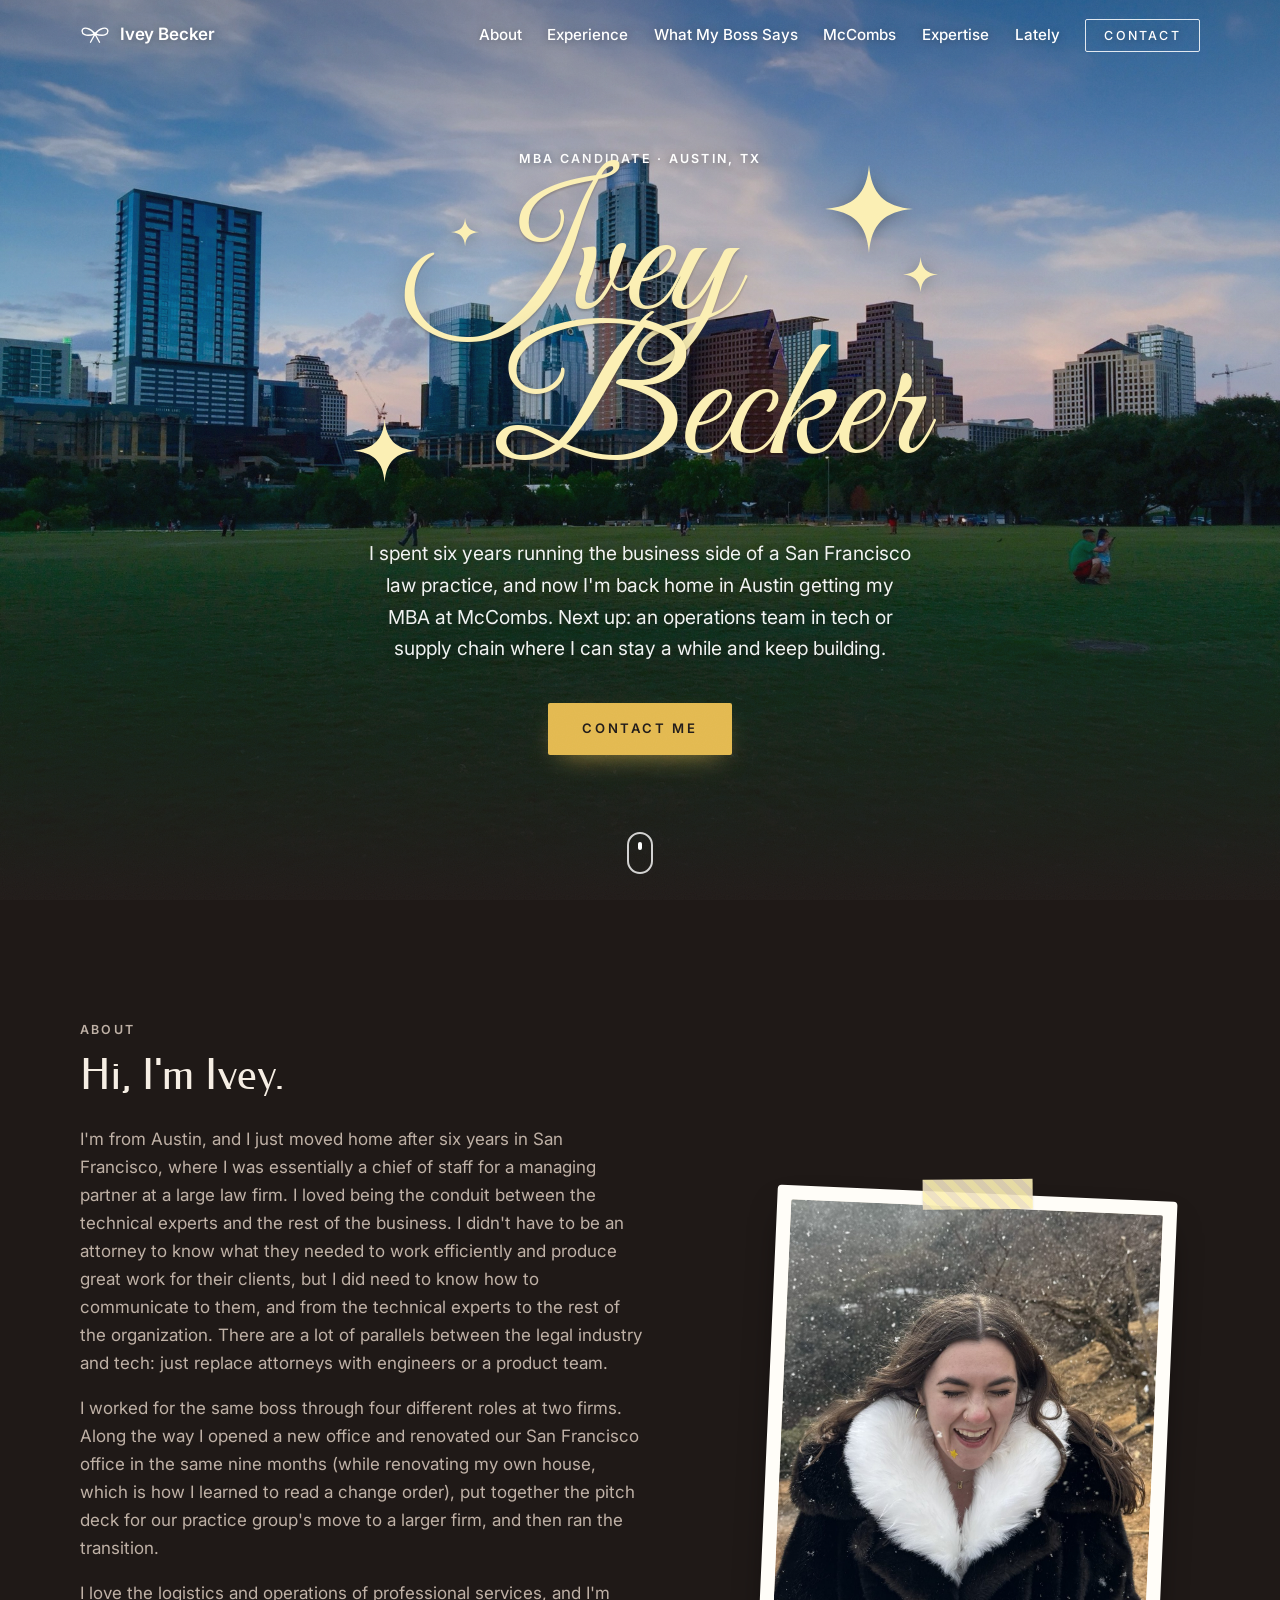
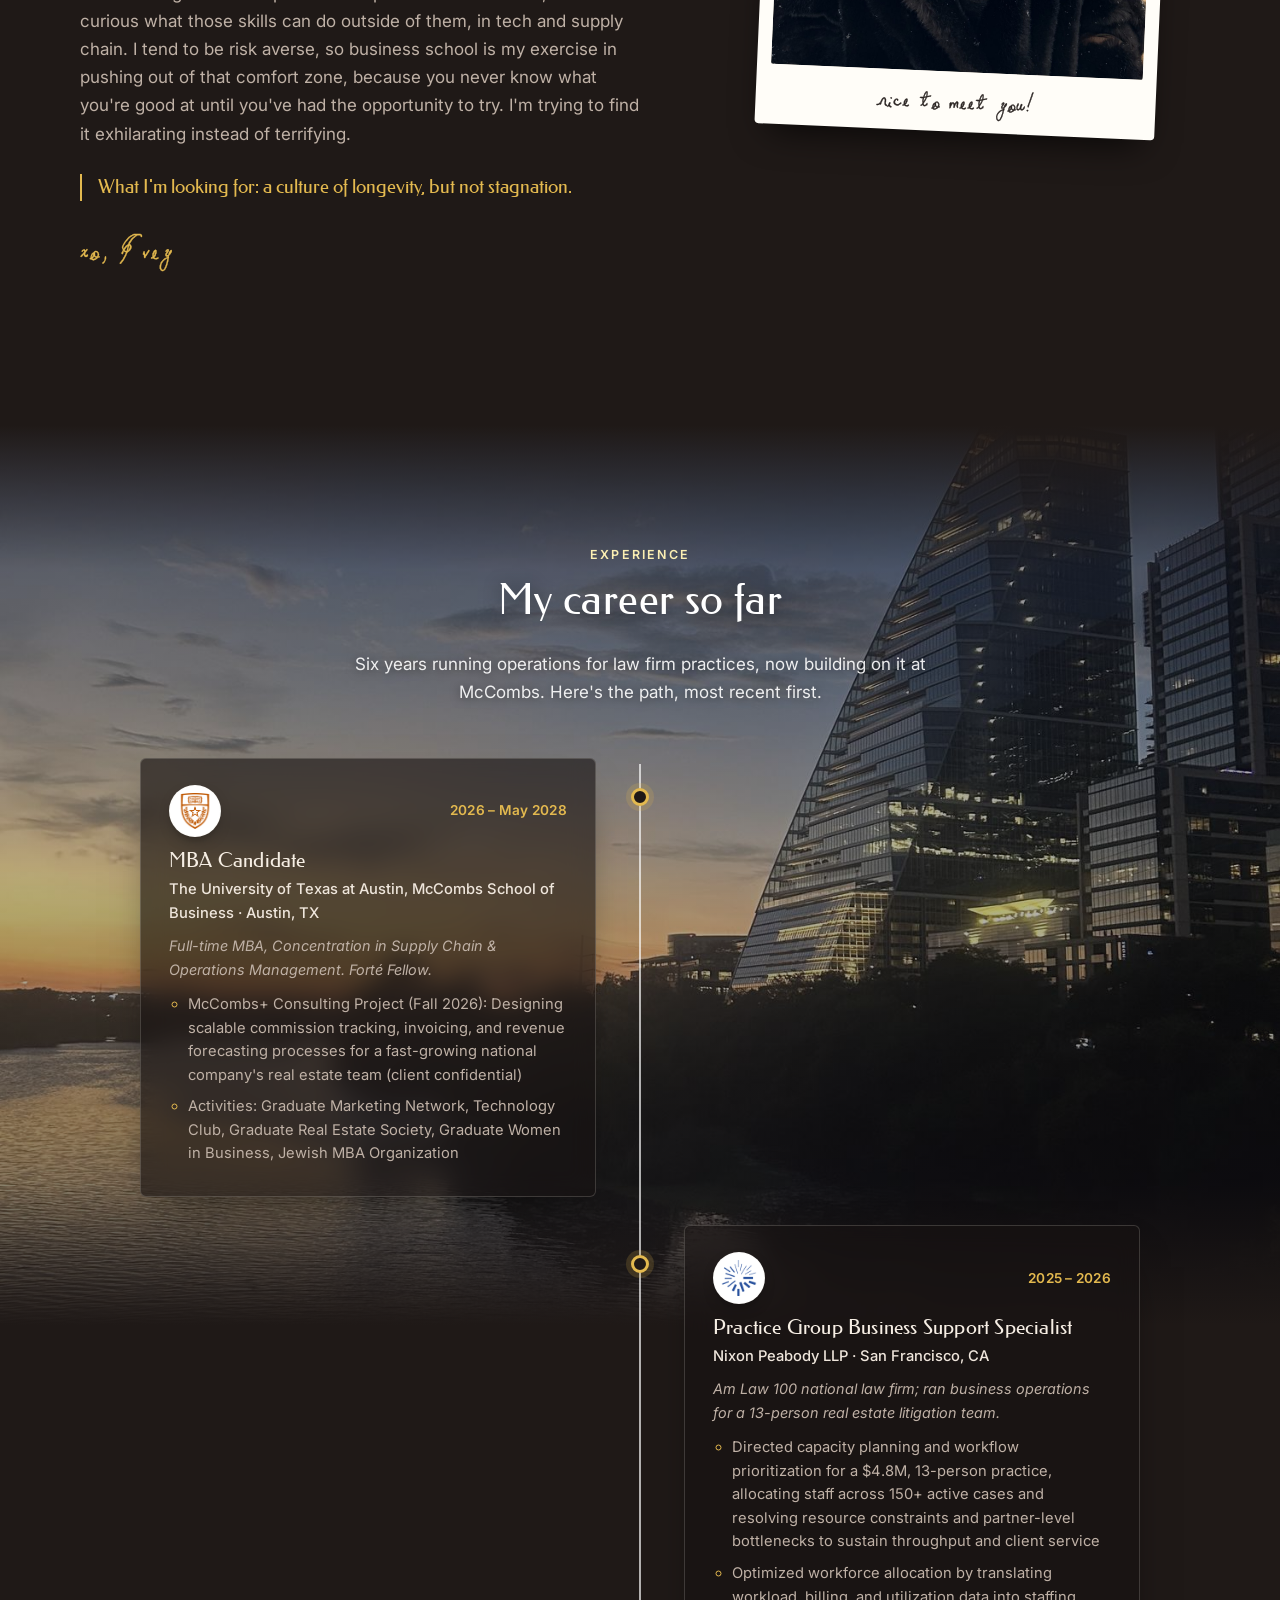
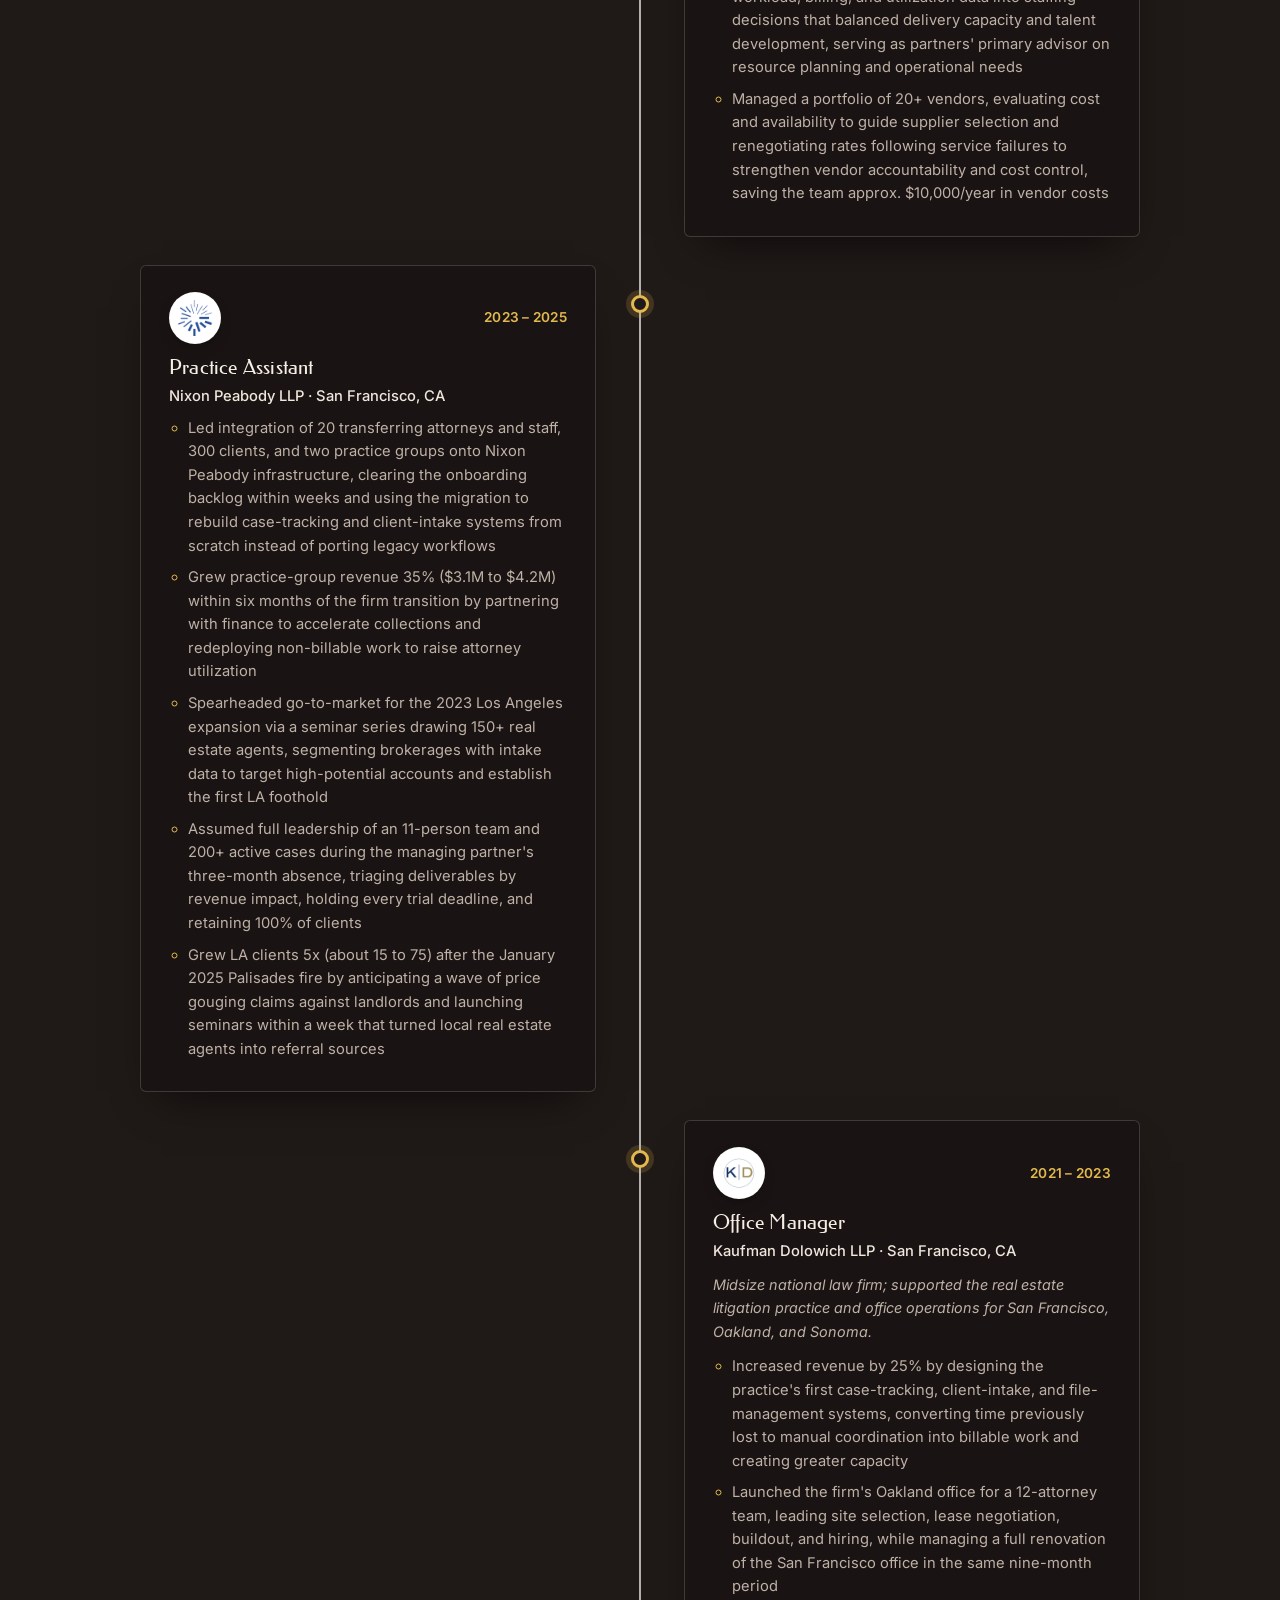
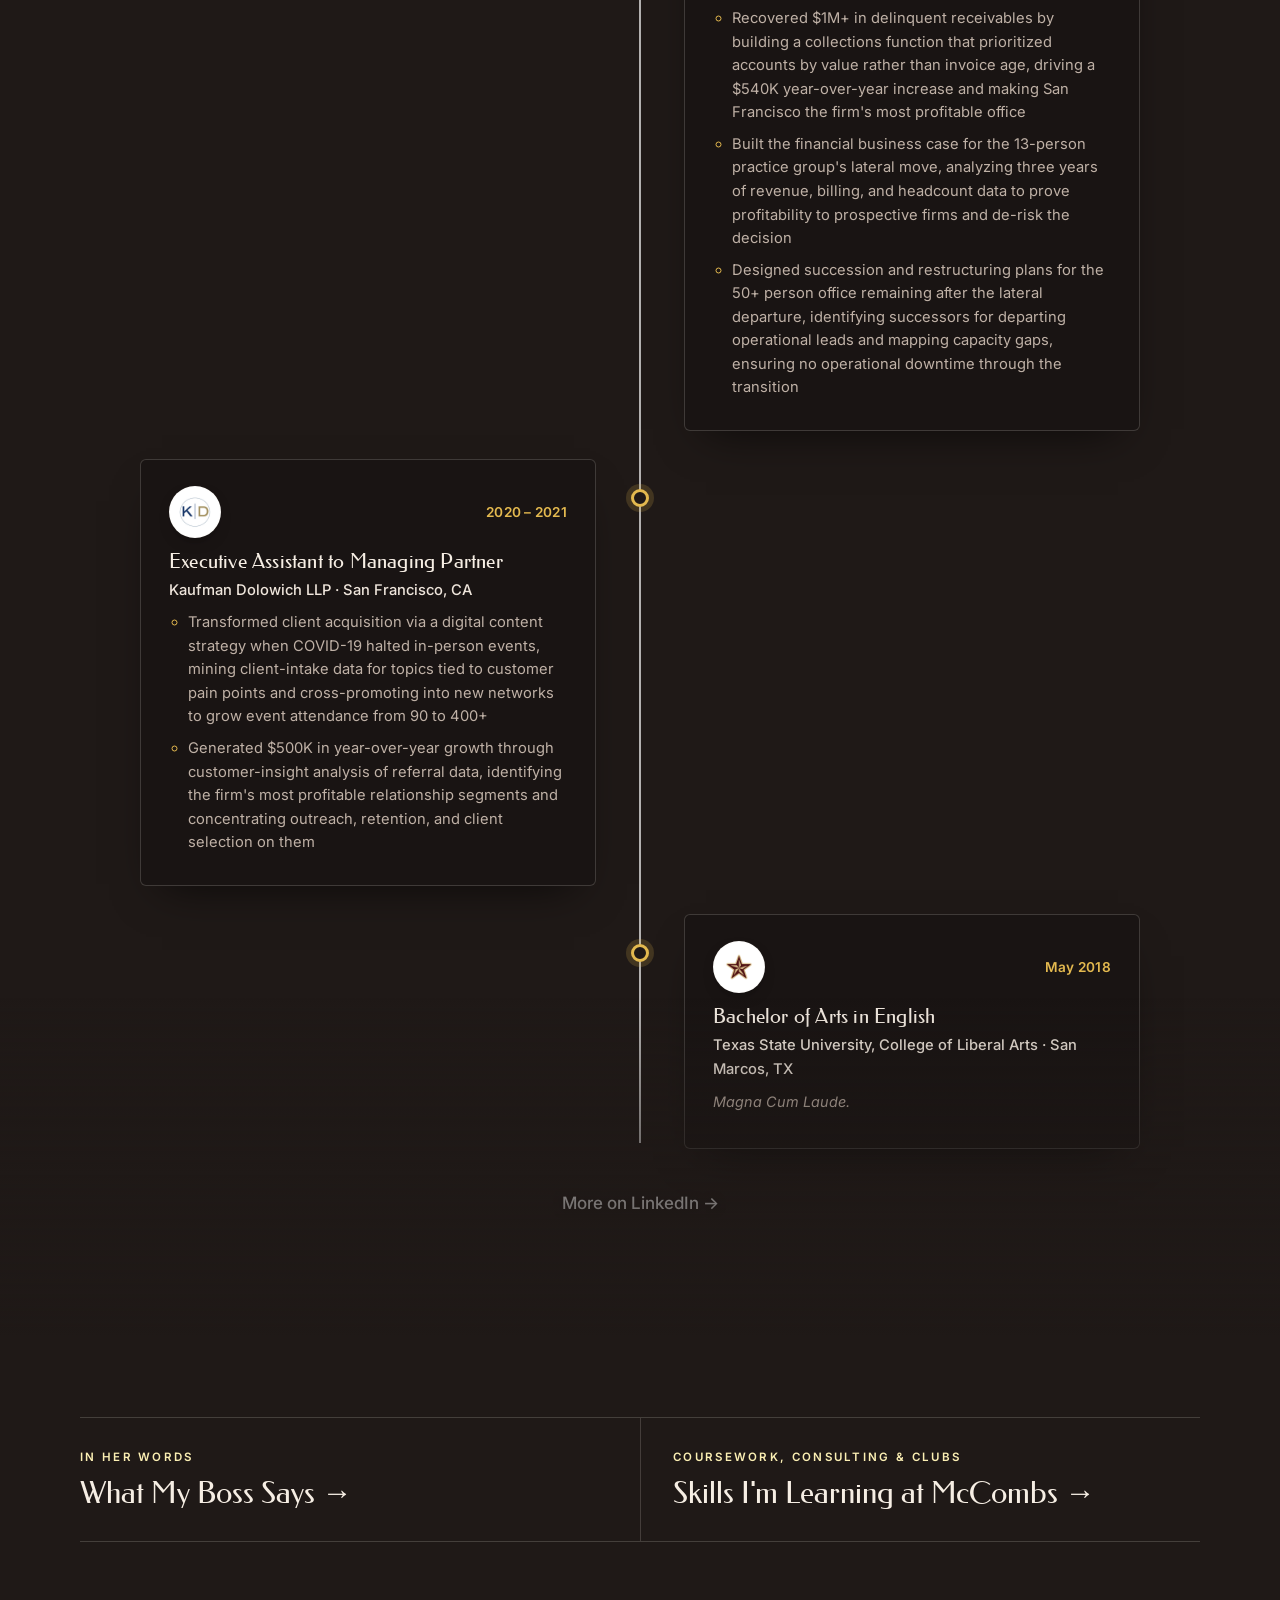
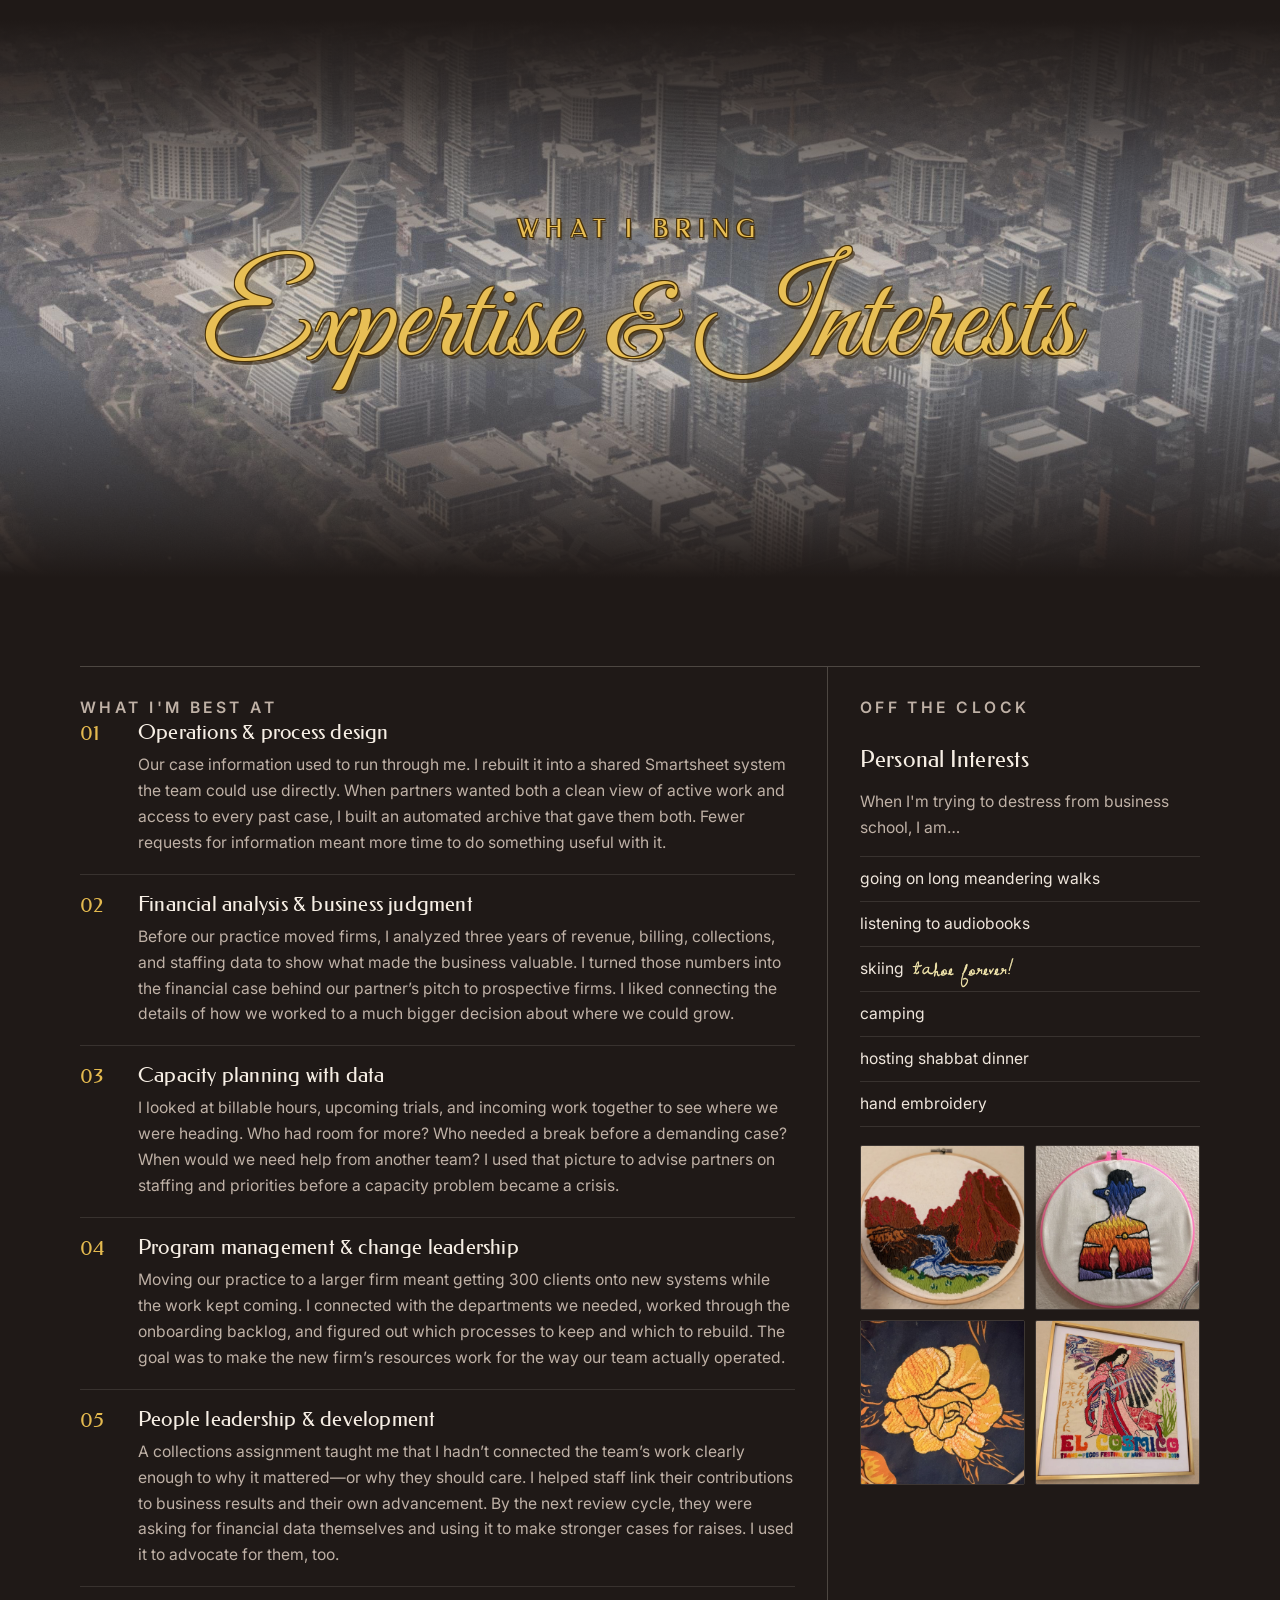
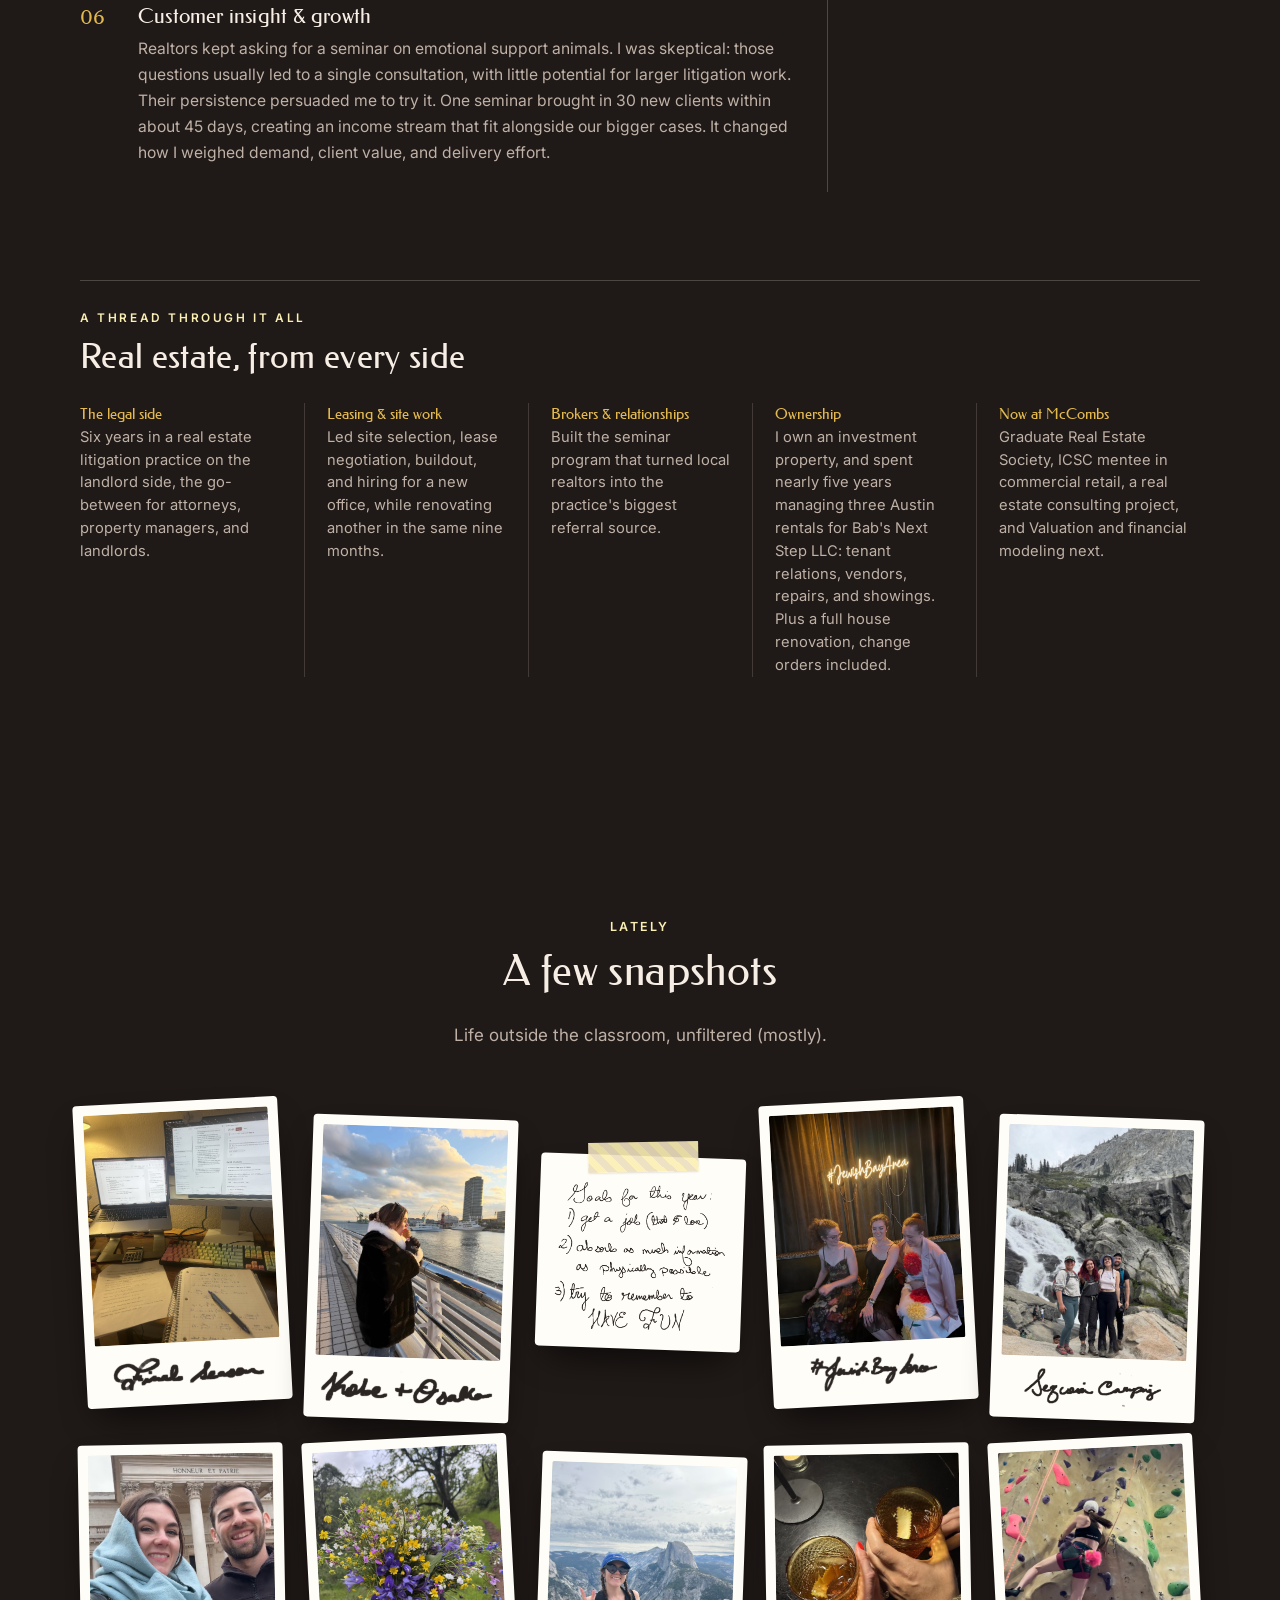
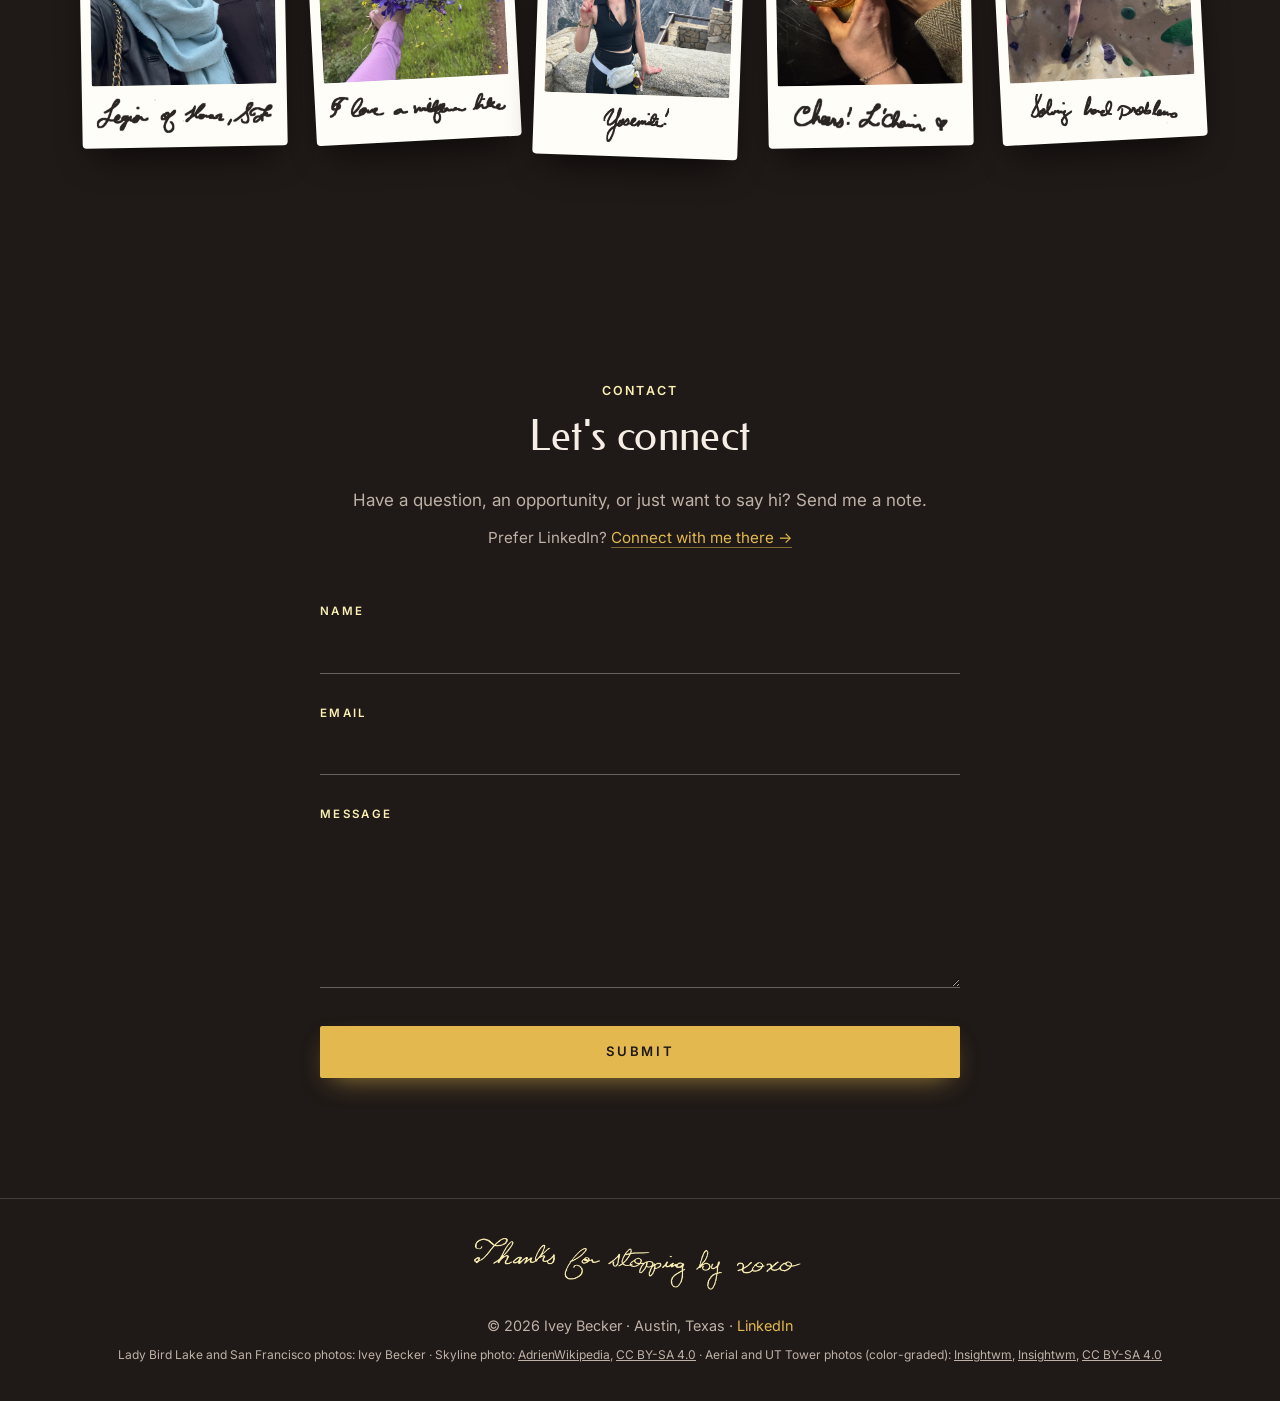
<file: index.html>
<!doctype html>
<html lang="en">
<head>
  <meta charset="utf-8">
  <meta name="viewport" content="width=device-width, initial-scale=1">
  <meta name="theme-color" content="#1f1917">
  <meta name="color-scheme" content="dark">
  <title>Ivey Becker</title>
  <meta name="description" content="Ivey Becker: MBA candidate with experience in legal operations and marketing.">
  <link rel="preconnect" href="https://fonts.googleapis.com">
  <link rel="preconnect" href="https://fonts.gstatic.com" crossorigin>
  <link href="https://fonts.googleapis.com/css2?family=Caveat:wght@500;600&family=Federo&family=Great+Vibes&family=Inter:wght@300;400;500;600&display=swap" rel="stylesheet">
  <link rel="stylesheet" href="style.css?v=25">
</head>
<body>


  <a class="skip-link" href="#main">Skip to content</a>

  <!-- ===== Header / Nav ===== -->
  <header class="site-header">
    <div class="container header-inner">
      <a class="brand" href="#top" aria-label="Ivey Becker, back to top">
        <svg class="bow" viewBox="0 0 40 24" aria-hidden="true"><path d="M20 12C14 4 4 2 3 7s4 9 17 5Zm0 0c6-8 16-10 17-5s-4 9-17 5Zm0 0-6 11m6-11 6 11"/><circle cx="20" cy="12" r="2.4"/></svg>
        Ivey Becker
      </a>

      <button class="burger" type="button" aria-controls="site-nav" aria-expanded="false" aria-label="Open menu">
        <span></span><span></span><span></span>
      </button>

      <nav id="site-nav" class="site-nav" aria-label="Main">
        <ul>
          <li><a href="#about">About</a></li>
          <li><a href="#experience">Experience</a></li>
          <li><a href="what-my-boss-says.html">What My Boss Says</a></li>
          <li><a href="mccombs.html">McCombs</a></li>
          <li><a href="#expertise">Expertise</a></li>
          <li><a href="#lately">Lately</a></li>
          <li><a href="#contact" class="nav-cta">Contact</a></li>
        </ul>
      </nav>
    </div>
  </header>

  <main id="main">

    <!-- ===== 1. Hero: Austin skyline from Auditorium Shores ===== -->
    <section id="top" class="hero">
      <div class="hero-inner">
        <p class="eyebrow hero-eyebrow">MBA Candidate · Austin, TX</p>
        <h1 class="hero-title" aria-label="Ivey Becker">
          <span class="ht-line ht-1" aria-hidden="true">Ivey</span>
          <span class="ht-line ht-2" aria-hidden="true">Becker</span>
          <svg class="sparkle sp-1" viewBox="0 0 40 40" aria-hidden="true"><path d="M20 0C21 13 27 19 40 20 27 21 21 27 20 40 19 27 13 21 0 20 13 19 19 13 20 0Z"/></svg>
          <svg class="sparkle sp-2" viewBox="0 0 40 40" aria-hidden="true"><path d="M20 0C21 13 27 19 40 20 27 21 21 27 20 40 19 27 13 21 0 20 13 19 19 13 20 0Z"/></svg>
          <svg class="sparkle sp-3" viewBox="0 0 40 40" aria-hidden="true"><path d="M20 0C21 13 27 19 40 20 27 21 21 27 20 40 19 27 13 21 0 20 13 19 19 13 20 0Z"/></svg>
          <svg class="sparkle sp-4" viewBox="0 0 40 40" aria-hidden="true"><path d="M20 0C21 13 27 19 40 20 27 21 21 27 20 40 19 27 13 21 0 20 13 19 19 13 20 0Z"/></svg>
        </h1>
        
        <p class="hero-sub">
          I spent six years running the business side of a San Francisco law practice,
          and now I'm back home in Austin getting my MBA at McCombs. Next up: an operations
          team in tech or supply chain where I can stay a while and keep&nbsp;building.
        </p>
        <a class="btn" href="#contact">contact me</a>
      </div>
      <a class="scroll-cue" href="#about" aria-label="Scroll to About"><span></span></a>
    </section>

    <!-- ===== 2. About ===== -->
    <section id="about" class="section">
      <div class="container about-grid">
        <div class="about-text">
          <p class="eyebrow">About</p>
          <h2>Hi, I'm Ivey.</h2>
          
          <p>
            I'm from Austin, and I just moved home after six years in San Francisco,
            where I was essentially a chief of staff for a managing partner at a
            large law firm. I loved being the conduit between the technical experts
            and the rest of the business. I didn't have to be an attorney to know
            what they needed to work efficiently and produce great work for their
            clients, but I did need to know how to communicate to them, and from
            the technical experts to the rest of the organization. There are a lot of parallels between the legal
            industry and tech: just replace attorneys with engineers or a product team.
          </p>
          <p>
            I worked for the same boss through four different roles at two firms.
            Along the way I opened a new office and renovated our San Francisco office
            in the same nine months (while renovating my own house, which is how I
            learned to read a change order), put together the pitch deck for our
            practice group's move to a larger firm, and then ran the transition.
          </p>
          <p>
            I love the logistics and operations of professional services, and I'm
            curious what those skills can do outside of them, in tech and supply chain.
            I tend to be risk averse, so business school is my exercise in pushing
            out of that comfort zone, because you never know what you're good at
            until you've had the opportunity to try. I'm trying to find it
            exhilarating instead of terrifying.
          </p>
          <p class="about-pull">What I'm looking for: a culture of longevity, but not stagnation.</p>
          <p class="signature">xo, Ivey</p>
        </div>

        <figure class="snap about-photo tone-blush">
          <span class="tape" aria-hidden="true"></span>
          <div class="snap-img">
            <img src="images/headshot.jpg" alt="Ivey laughing in a black coat with a white fur collar as snow falls" onerror="this.remove()">
            <span class="ph-label">your photo here</span>
          </div>
          <figcaption>nice to meet you!</figcaption>
        </figure>
      </div>
    </section>

    <!-- ===== Experience (timeline, most recent first) ===== -->
    <section id="experience" class="section exp-photo">
      
      <div class="exp-bg" aria-hidden="true"></div>
      <div class="container">
        <div class="section-head">
          <p class="eyebrow">Experience</p>
          <h2>My career so far</h2>
          <p class="section-lede">Six years running operations for law firm practices, now building on it at McCombs. Here's the path, most recent first.</p>
        </div>

        <ol class="timeline">
          <li class="tl-item">
            <article class="tl-card">
              <div class="tl-top">
                <span class="tl-badge"><img src="images/logos/ut-mccombs.png" alt="UT Austin McCombs logo" loading="lazy"></span>
                <p class="tl-date">2026 – May 2028</p>
              </div>
              <h3>MBA Candidate</h3>
              <p class="tl-org">The University of Texas at Austin, McCombs School of Business · Austin, TX</p>
              <p class="tl-desc">Full-time MBA, Concentration in Supply Chain &amp; Operations Management. Forté Fellow.</p>
              <ul>
                <li>McCombs+ Consulting Project (Fall 2026): Designing scalable commission tracking, invoicing, and revenue forecasting processes for a fast-growing national company's real estate team (client confidential)</li>
                <li>Activities: Graduate Marketing Network, Technology Club, Graduate Real Estate Society, Graduate Women in Business, Jewish MBA Organization</li>
              </ul>
            </article>
          </li>

          <li class="tl-item">
            <article class="tl-card">
              <div class="tl-top">
                <span class="tl-badge"><img src="images/logos/nixon-peabody.png" alt="Nixon Peabody logo" loading="lazy"></span>
                <p class="tl-date">2025 – 2026</p>
              </div>
              <h3>Practice Group Business Support Specialist</h3>
              <p class="tl-org">Nixon Peabody LLP · San Francisco, CA</p>
              <p class="tl-desc">Am Law 100 national law firm; ran business operations for a 13-person real estate litigation team.</p>
              <ul>
                <li>Directed capacity planning and workflow prioritization for a $4.8M, 13-person practice, allocating staff across 150+ active cases and resolving resource constraints and partner-level bottlenecks to sustain throughput and client service</li>
                <li>Optimized workforce allocation by translating workload, billing, and utilization data into staffing decisions that balanced delivery capacity and talent development, serving as partners' primary advisor on resource planning and operational needs</li>
                <li>Managed a portfolio of 20+ vendors, evaluating cost and availability to guide supplier selection and renegotiating rates following service failures to strengthen vendor accountability and cost control, saving the team approx. $10,000/year in vendor costs</li>
              </ul>
            </article>
          </li>

          <li class="tl-item">
            <article class="tl-card">
              <div class="tl-top">
                <span class="tl-badge"><img src="images/logos/nixon-peabody.png" alt="Nixon Peabody logo" loading="lazy"></span>
                <p class="tl-date">2023 – 2025</p>
              </div>
              <h3>Practice Assistant</h3>
              <p class="tl-org">Nixon Peabody LLP · San Francisco, CA</p>
              <ul>
                <li>Led integration of 20 transferring attorneys and staff, 300 clients, and two practice groups onto Nixon Peabody infrastructure, clearing the onboarding backlog within weeks and using the migration to rebuild case-tracking and client-intake systems from scratch instead of porting legacy workflows</li>
                <li>Grew practice-group revenue 35% ($3.1M to $4.2M) within six months of the firm transition by partnering with finance to accelerate collections and redeploying non-billable work to raise attorney utilization</li>
                <li>Spearheaded go-to-market for the 2023 Los Angeles expansion via a seminar series drawing 150+ real estate agents, segmenting brokerages with intake data to target high-potential accounts and establish the first LA foothold</li>
                <li>Assumed full leadership of an 11-person team and 200+ active cases during the managing partner's three-month absence, triaging deliverables by revenue impact, holding every trial deadline, and retaining 100% of clients</li>
                <li>Grew LA clients 5x (about 15 to 75) after the January 2025 Palisades fire by anticipating a wave of price gouging claims against landlords and launching seminars within a week that turned local real estate agents into referral sources</li>
              </ul>
            </article>
          </li>

          <li class="tl-item">
            <article class="tl-card">
              <div class="tl-top">
                <span class="tl-badge"><img src="images/logos/kaufman-dolowich.png" alt="Kaufman Dolowich logo" loading="lazy"></span>
                <p class="tl-date">2021 – 2023</p>
              </div>
              <h3>Office Manager</h3>
              <p class="tl-org">Kaufman Dolowich LLP · San Francisco, CA</p>
              <p class="tl-desc">Midsize national law firm; supported the real estate litigation practice and office operations for San Francisco, Oakland, and Sonoma.</p>
              <ul>
                <li>Increased revenue by 25% by designing the practice's first case-tracking, client-intake, and file-management systems, converting time previously lost to manual coordination into billable work and creating greater capacity</li>
                <li>Launched the firm's Oakland office for a 12-attorney team, leading site selection, lease negotiation, buildout, and hiring, while managing a full renovation of the San Francisco office in the same nine-month period</li>
                <li>Recovered $1M+ in delinquent receivables by building a collections function that prioritized accounts by value rather than invoice age, driving a $540K year-over-year increase and making San Francisco the firm's most profitable office</li>
                <li>Built the financial business case for the 13-person practice group's lateral move, analyzing three years of revenue, billing, and headcount data to prove profitability to prospective firms and de-risk the decision</li>
                <li>Designed succession and restructuring plans for the 50+ person office remaining after the lateral departure, identifying successors for departing operational leads and mapping capacity gaps, ensuring no operational downtime through the transition</li>
              </ul>
            </article>
          </li>

          <li class="tl-item">
            <article class="tl-card">
              <div class="tl-top">
                <span class="tl-badge"><img src="images/logos/kaufman-dolowich.png" alt="Kaufman Dolowich logo" loading="lazy"></span>
                <p class="tl-date">2020 – 2021</p>
              </div>
              <h3>Executive Assistant to Managing Partner</h3>
              <p class="tl-org">Kaufman Dolowich LLP · San Francisco, CA</p>
              <ul>
                <li>Transformed client acquisition via a digital content strategy when COVID-19 halted in-person events, mining client-intake data for topics tied to customer pain points and cross-promoting into new networks to grow event attendance from 90 to 400+</li>
                <li>Generated $500K in year-over-year growth through customer-insight analysis of referral data, identifying the firm's most profitable relationship segments and concentrating outreach, retention, and client selection on them</li>
              </ul>
            </article>
          </li>

          <li class="tl-item">
            <article class="tl-card">
              <div class="tl-top">
                <span class="tl-badge"><img src="images/logos/texas-state.png" alt="Texas State University logo" loading="lazy"></span>
                <p class="tl-date">May 2018</p>
              </div>
              <h3>Bachelor of Arts in English</h3>
              <p class="tl-org">Texas State University, College of Liberal Arts · San Marcos, TX</p>
              <p class="tl-desc">Magna Cum Laude.</p>
            </article>
          </li>
        </ol>

        <p class="tl-more"><a href="https://www.linkedin.com/in/ivey-becker/" target="_blank" rel="noopener">More on LinkedIn →</a></p>
      </div>
    </section>

    <section class="section next-reads" aria-label="More about Ivey">
      <div class="container next-grid">
        <a class="next-link" href="what-my-boss-says.html">
          <span class="next-kicker">In her words</span>
          <span class="next-title">What My Boss Says &rarr;</span>
        </a>
        <a class="next-link" href="mccombs.html">
          <span class="next-kicker">Coursework, consulting &amp; clubs</span>
          <span class="next-title">Skills I'm Learning at McCombs &rarr;</span>
        </a>
      </div>
    </section>

    <!-- ===== 3. Expertise & interests (dark, editorial) ===== -->
    <section id="expertise" class="section moody">
      
      <header class="credits">
        <div class="credits-inner">
          <p class="credits-small">What I bring</p>
          <h2 class="credits-title">Expertise <span class="credits-and">&amp;</span> Interests</h2>
        </div>
      </header>

      <div class="container">

        <div class="ex-grid">
          
          <article class="ex-col ex-skills">
            <p class="ex-num">What I'm best at</p>
            <ol class="skill-list">
              <li>
                <span class="skill-no">01</span>
                <div>
                  <h3>Operations &amp; process design</h3>
                  <p>Our case information used to run through me. I rebuilt it into a shared Smartsheet system the team could use directly. When partners wanted both a clean view of active work and access to every past case, I built an automated archive that gave them both. Fewer requests for information meant more time to do something useful with it.</p>
                </div>
              </li>
              <li>
                <span class="skill-no">02</span>
                <div>
                  <h3>Financial analysis &amp; business judgment</h3>
                  <p>Before our practice moved firms, I analyzed three years of revenue, billing, collections, and staffing data to show what made the business valuable. I turned those numbers into the financial case behind our partner’s pitch to prospective firms. I liked connecting the details of how we worked to a much bigger decision about where we could grow.</p>
                </div>
              </li>
              <li>
                <span class="skill-no">03</span>
                <div>
                  <h3>Capacity planning with data</h3>
                  <p>I looked at billable hours, upcoming trials, and incoming work together to see where we were heading. Who had room for more? Who needed a break before a demanding case? When would we need help from another team? I used that picture to advise partners on staffing and priorities before a capacity problem became a crisis.</p>
                </div>
              </li>
              <li>
                <span class="skill-no">04</span>
                <div>
                  <h3>Program management &amp; change leadership</h3>
                  <p>Moving our practice to a larger firm meant getting 300 clients onto new systems while the work kept coming. I connected with the departments we needed, worked through the onboarding backlog, and figured out which processes to keep and which to rebuild. The goal was to make the new firm’s resources work for the way our team actually operated.</p>
                </div>
              </li>
              <li>
                <span class="skill-no">05</span>
                <div>
                  <h3>People leadership &amp; development</h3>
                  <p>A collections assignment taught me that I hadn’t connected the team’s work clearly enough to why it mattered—or why they should care. I helped staff link their contributions to business results and their own advancement. By the next review cycle, they were asking for financial data themselves and using it to make stronger cases for raises. I used it to advocate for them, too.</p>
                </div>
              </li>
              <li>
                <span class="skill-no">06</span>
                <div>
                  <h3>Customer insight &amp; growth</h3>
                  <p>Realtors kept asking for a seminar on emotional support animals. I was skeptical: those questions usually led to a single consultation, with little potential for larger litigation work. Their persistence persuaded me to try it. One seminar brought in 30 new clients within about 45 days, creating an income stream that fit alongside our bigger cases. It changed how I weighed demand, client value, and delivery effort.</p>
                </div>
              </li>
            </ol>
          </article>

          <article class="ex-col">
            <p class="ex-num">Off the clock</p>
            <h3>Personal Interests</h3>
            <p>When I'm trying to destress from business school, I am&hellip;</p>
            <ul class="ex-list">
              <li>going on long meandering walks</li>
              <li>listening to audiobooks</li>
              <li>skiing <span class="hand">tahoe forever!</span></li>
              <li>camping</li>
              <li>hosting shabbat dinner</li>
              <li>hand embroidery</li>
            </ul>

            <div class="emb-grid">
              <figure><img src="images/embroidery/emb-canyon.jpg" alt="Hand embroidery of red canyon cliffs above a blue river, in a wooden hoop" loading="lazy"></figure>
              <figure><img src="images/embroidery/emb-cowboy.jpg" alt="Hand embroidery of a cowboy silhouette filled with a sunset gradient, in a pink hoop" loading="lazy"></figure>
              <figure><img src="images/embroidery/emb-rose.jpg" alt="Close-up of a golden yellow rose embroidered over printed navy fabric" loading="lazy"></figure>
              <figure><img src="images/embroidery/emb-cosmico.jpg" alt="Framed embroidered El Cosmico Trans-Pecos Festival 2018 bandana with a woman in a kimono" loading="lazy"></figure>
            </div>
          </article>
        </div>

        <div class="re-band">
          <div class="re-head">
            <p class="ex-num">A thread through it all</p>
            <h3>Real estate, from every side</h3>
          </div>
          <ul class="re-list">
            <li>
              <p class="re-angle">The legal side</p>
              <p>Six years in a real estate litigation practice on the landlord side, the go-between for attorneys, property managers, and landlords.</p>
            </li>
            <li>
              <p class="re-angle">Leasing &amp; site work</p>
              <p>Led site selection, lease negotiation, buildout, and hiring for a new office, while renovating another in the same nine months.</p>
            </li>
            <li>
              <p class="re-angle">Brokers &amp; relationships</p>
              <p>Built the seminar program that turned local realtors into the practice's biggest referral source.</p>
            </li>
            <li>
              <p class="re-angle">Ownership</p>
              <p>I own an investment property, and spent nearly five years managing three Austin rentals for Bab's Next Step LLC: tenant relations, vendors, repairs, and showings. Plus a full house renovation, change orders included.</p>
            </li>
            <li>
              <p class="re-angle">Now at McCombs</p>
              <p>Graduate Real Estate Society, ICSC mentee in commercial retail, a real estate consulting project, and Valuation and financial modeling next.</p>
            </li>
          </ul>
        </div>
      </div>
    </section>

    <!-- ===== Lately (photo wall) ===== -->
    <section id="lately" class="section section-tint">
      <div class="container">
        <div class="section-head">
          <p class="eyebrow">Lately</p>
          <h2>A few snapshots</h2>
          <p class="section-lede">Life outside the classroom, unfiltered (mostly).</p>
        </div>

        <div class="snap-wall">
          <figure class="snap tone-butter">
            <div class="snap-img"><img src="images/snap-1.jpg" alt="A desk with a laptop, monitor, calculator and handwritten notes" onerror="this.remove()"></div>
            <figcaption><img class="cap-img" src="images/captions/cap-finals.png" alt="Finals season"></figcaption>
          </figure>
          <figure class="snap tone-sky">
            <div class="snap-img"><img src="images/snap-2.jpg" alt="Ivey on the waterfront in Japan at sunset" onerror="this.remove()"></div>
            <figcaption><img class="cap-img" src="images/captions/cap-kobe.png" alt="Kobe + Osaka"></figcaption>
          </figure>

          <div class="note note-scan" role="note" tabindex="0">
            <span class="tape" aria-hidden="true"></span>
            
            <img src="images/goals-note.png" alt="Goals for this year: 1) get a job (that I love) 2) absorb as much information as physically possible 3) try to remember to HAVE FUN">
          </div>

          <figure class="snap tone-blush">
            <div class="snap-img"><img src="images/snap-3.jpg" alt="Ivey and two friends under a neon sign" onerror="this.remove()"></div>
            <figcaption><img class="cap-img" src="images/captions/cap-jba.png" alt="#JewishBayArea"></figcaption>
          </figure>
          <figure class="snap tone-sage">
            <div class="snap-img"><img src="images/snap-4.jpg" alt="Ivey and friends hiking by a waterfall" onerror="this.remove()"></div>
            <figcaption><img class="cap-img" src="images/captions/cap-sequoia.png" alt="Sequoia camping"></figcaption>
          </figure>
          <figure class="snap tone-butter">
            <div class="snap-img"><img src="images/snap-5.jpg" alt="Ivey in a light blue scarf at the Legion of Honor in San Francisco" onerror="this.remove()"></div>
            <figcaption><img class="cap-img" src="images/captions/cap-legion.png" alt="Legion of Honor, SF"></figcaption>
          </figure>
          <figure class="snap tone-sky">
            <div class="snap-img"><img src="images/snap-6.jpg" alt="A bouquet of yellow, white and purple wildflowers held up on a trail" onerror="this.remove()"></div>
            <figcaption><img class="cap-img" src="images/captions/cap-wildflower.png" alt="I love a wildflower hike"></figcaption>
          </figure>
          <figure class="snap tone-butter">
            <div class="snap-img"><img src="images/hero-1.jpg" alt="Ivey at a Yosemite overlook" onerror="this.remove()"></div>
            <figcaption><img class="cap-img" src="images/captions/cap-yosemite.png" alt="Yosemite!"></figcaption>
          </figure>
          <figure class="snap tone-blush">
            <div class="snap-img"><img src="images/hero-2.jpg" alt="Two hands clinking amber cocktails on a dark table" onerror="this.remove()"></div>
            <figcaption><img class="cap-img" src="images/captions/cap-cheers.png" alt="Cheers! L'Chaim"></figcaption>
          </figure>
          <figure class="snap tone-sage">
            <div class="snap-img"><img src="images/hero-3.jpg" alt="Ivey rope climbing up an indoor climbing wall" onerror="this.remove()"></div>
            <figcaption><img class="cap-img" src="images/captions/cap-hard.png" alt="Solving hard problems"></figcaption>
          </figure>
        </div>
      </div>
    </section>

    <!-- ===== 4. Contact ===== -->
    <section id="contact" class="section">
      <div class="container contact-wrap">
        <div class="section-head">
          <p class="eyebrow">Contact</p>
          <h2>Let's connect</h2>
          <p class="section-lede">Have a question, an opportunity, or just want to say hi? Send me a note.</p>
          <p class="contact-alt">Prefer LinkedIn? <a href="https://www.linkedin.com/in/ivey-becker/" target="_blank" rel="noopener">Connect with me there&nbsp;&rarr;</a></p>
        </div>

        <form class="contact-form" id="contact-form" novalidate>
          <div class="field">
            <label for="name">Name</label>
            <input id="name" name="name" type="text" autocomplete="name" required>
            <p class="field-error" id="name-error"></p>
          </div>

          <div class="field">
            <label for="email">Email</label>
            <input id="email" name="email" type="email" autocomplete="email" required>
            <p class="field-error" id="email-error"></p>
          </div>

          <div class="field">
            <label for="message">Message</label>
            <textarea id="message" name="message" rows="5" required></textarea>
            <p class="field-error" id="message-error"></p>
          </div>

          <!-- bot trap: hidden from people, bots fill it in -->
          <div class="hp-field" aria-hidden="true">
            <label for="website-hp">Leave this empty</label>
            <input id="website-hp" name="_gotcha" type="text" tabindex="-1" autocomplete="off">
          </div>

          <button class="btn btn-block" type="submit">Submit</button>
          <p class="form-status" id="form-status" role="status" aria-live="polite"></p>
        </form>
      </div>
    </section>

  </main>

  <footer class="site-footer">
    <div class="container">
      <p class="footer-note"><span class="footer-sig" role="img" aria-label="Thanks for stopping by, xoxo (in Ivey's handwriting)"></span></p>
      <p>&copy; <span id="year">2026</span> Ivey Becker · Austin, Texas · <a class="footer-link" href="https://www.linkedin.com/in/ivey-becker/" target="_blank" rel="noopener">LinkedIn</a></p>
      <p class="credit">Lady Bird Lake and San Francisco photos: Ivey Becker · Skyline photo: <a href="https://commons.wikimedia.org/wiki/File:Austin_Skyline_Seen_from_Auditorium_Shores_July_Evening_2016.jpg" target="_blank" rel="noopener">AdrienWikipedia</a>, <a href="https://creativecommons.org/licenses/by-sa/4.0" target="_blank" rel="noopener">CC BY-SA 4.0</a> · Aerial and UT Tower photos (color-graded): <a href="https://commons.wikimedia.org/wiki/File:Aerial_view_of_Downtown_Austin.jpg" target="_blank" rel="noopener">Insightwm</a>, <a href="https://commons.wikimedia.org/wiki/File:University_of_Texas_at_Austin_Tower_viewed_from_the_east.jpg" target="_blank" rel="noopener">Insightwm</a>, <a href="https://creativecommons.org/licenses/by-sa/4.0" target="_blank" rel="noopener">CC BY-SA 4.0</a></p>
    </div>
  </footer>

  <script src="script.js?v=4"></script>
</body>
</html>
</file>
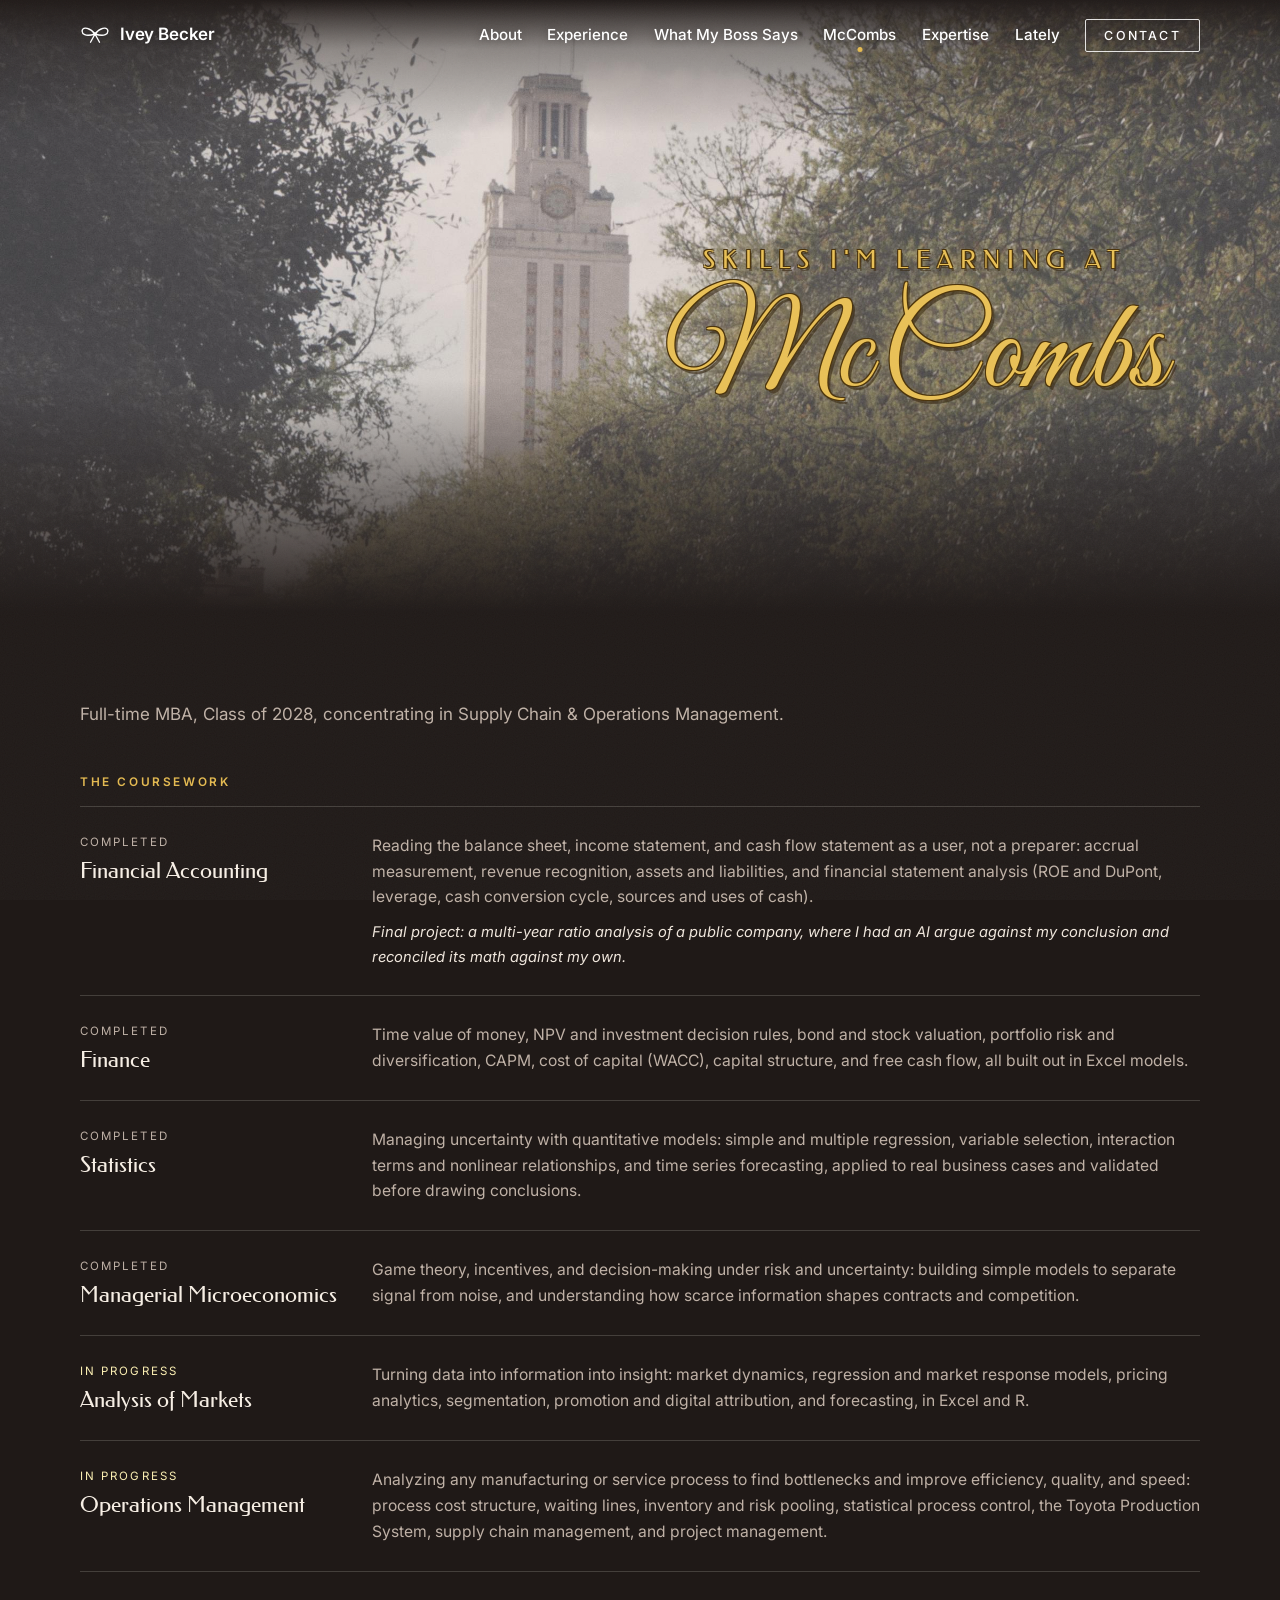
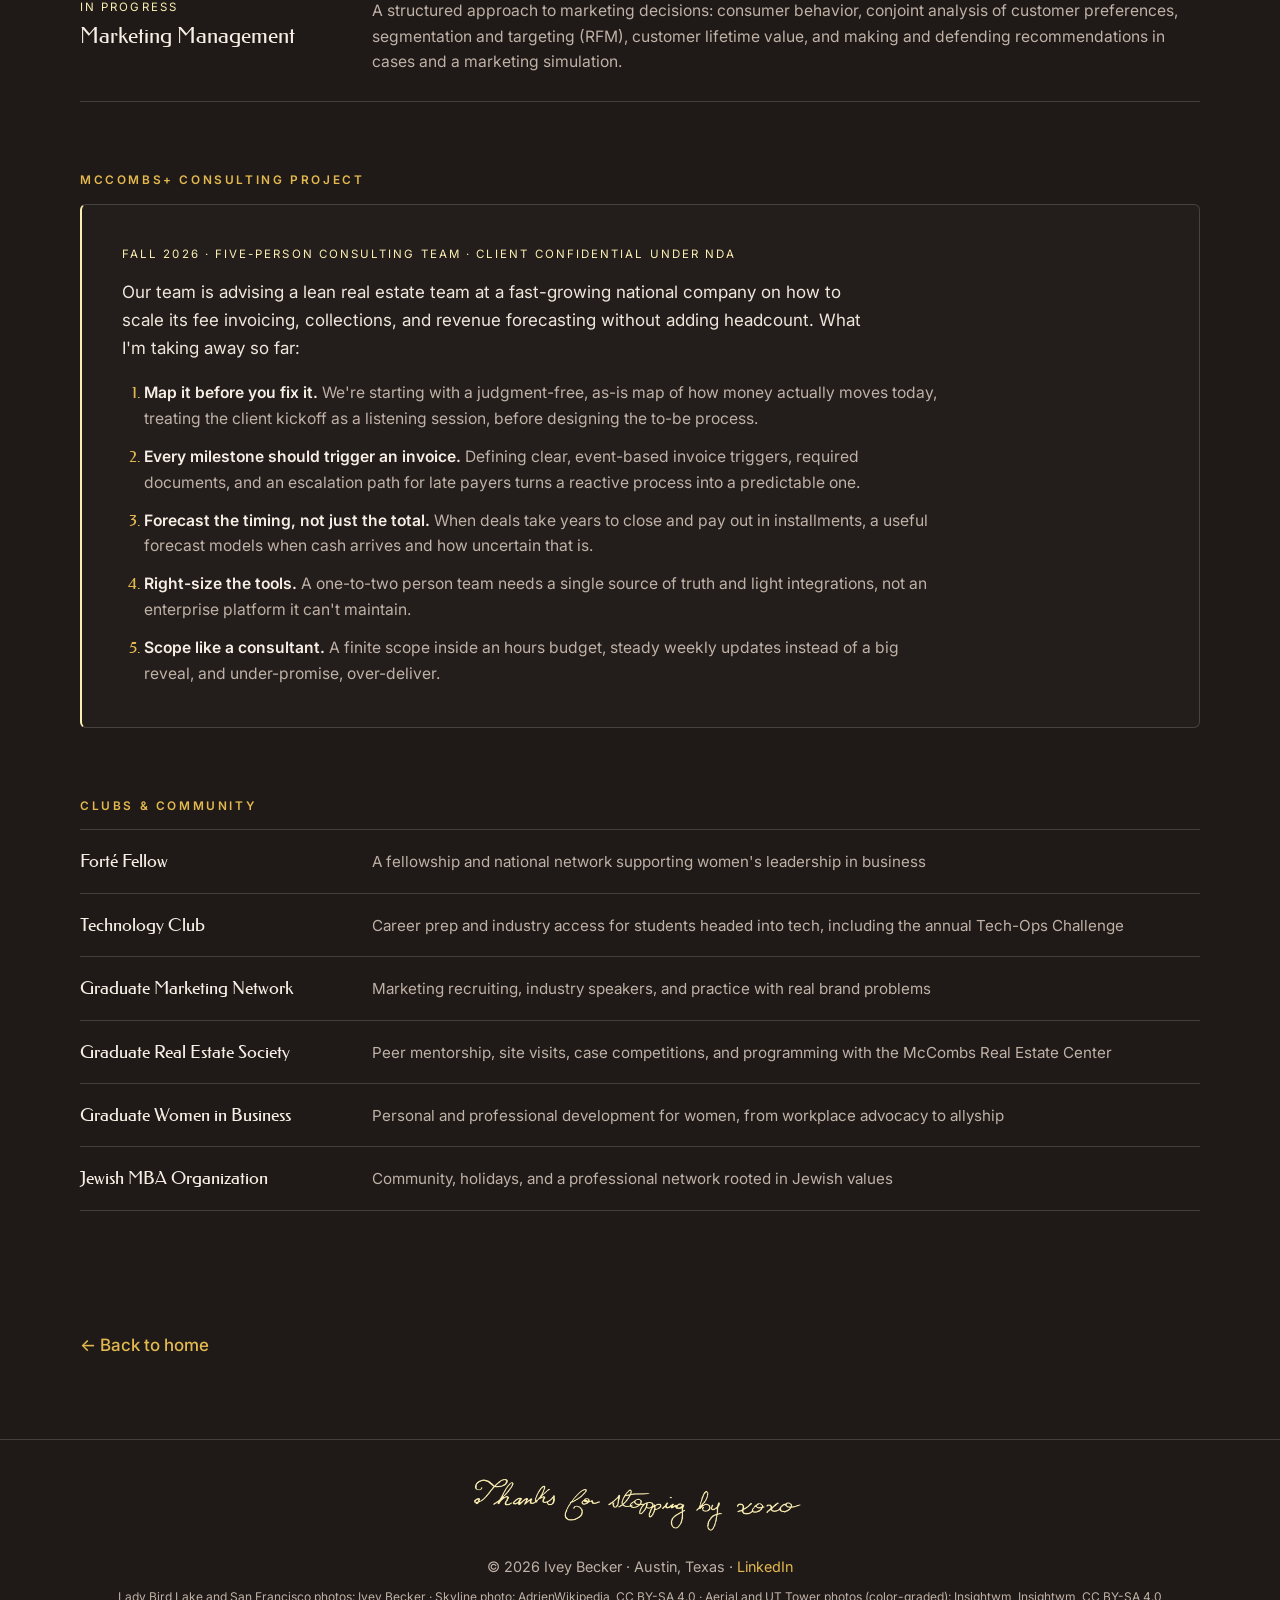
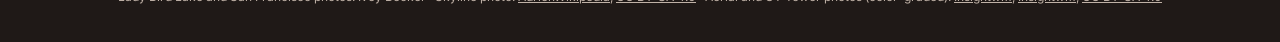
<file: mccombs.html>
<!doctype html>
<html lang="en">
<head>
  <meta charset="utf-8">
  <meta name="viewport" content="width=device-width, initial-scale=1">
  <meta name="theme-color" content="#1f1917">
  <meta name="color-scheme" content="dark">
  <title>Skills I'm Learning at McCombs | Ivey Becker</title>
  <meta name="description" content="The coursework, consulting project, and clubs shaping Ivey Becker's MBA at Texas McCombs.">
  <link rel="preconnect" href="https://fonts.googleapis.com">
  <link rel="preconnect" href="https://fonts.gstatic.com" crossorigin>
  <link href="https://fonts.googleapis.com/css2?family=Caveat:wght@500;600&family=Federo&family=Great+Vibes&family=Inter:wght@300;400;500;600&display=swap" rel="stylesheet">
  <link rel="stylesheet" href="style.css?v=25">
</head>
<body class="subpage">

  <a class="skip-link" href="#main">Skip to content</a>

  <!-- ===== Header / Nav ===== -->
  <header class="site-header">
    <div class="container header-inner">
      <a class="brand" href="index.html" aria-label="Ivey Becker, back to top">
        <svg class="bow" viewBox="0 0 40 24" aria-hidden="true"><path d="M20 12C14 4 4 2 3 7s4 9 17 5Zm0 0c6-8 16-10 17-5s-4 9-17 5Zm0 0-6 11m6-11 6 11"/><circle cx="20" cy="12" r="2.4"/></svg>
        Ivey Becker
      </a>

      <button class="burger" type="button" aria-controls="site-nav" aria-expanded="false" aria-label="Open menu">
        <span></span><span></span><span></span>
      </button>

      <nav id="site-nav" class="site-nav" aria-label="Main">
        <ul>
          <li><a href="index.html#about">About</a></li>
          <li><a href="index.html#experience">Experience</a></li>
          <li><a href="what-my-boss-says.html">What My Boss Says</a></li>
          <li><a href="mccombs.html" class="active" aria-current="page">McCombs</a></li>
          <li><a href="index.html#expertise">Expertise</a></li>
          <li><a href="index.html#lately">Lately</a></li>
          <li><a href="index.html#contact" class="nav-cta">Contact</a></li>
        </ul>
      </nav>
    </div>
  </header>

  <main id="main">

    <section id="mccombs" class="section mc-section">
      
      <header class="credits credits-ut">
        <div class="credits-inner">
          <p class="credits-small">Skills I'm learning at</p>
          <h2 class="credits-title">McCombs</h2>
        </div>
      </header>

      <div class="container">
        <div class="mc-head">
          <p class="section-lede">Full-time MBA, Class of 2028, concentrating in Supply Chain &amp; Operations Management.</p>
        </div>

        <h3 class="mc-label">The coursework</h3>
        <ol class="mc-ledger">
          <li class="mc-row">
            <div class="mc-course">
              <p class="mc-status">Completed</p>
              <h4>Financial Accounting</h4>
            </div>
            <div class="mc-detail">
              <p>Reading the balance sheet, income statement, and cash flow statement as a user, not a preparer: accrual measurement, revenue recognition, assets and liabilities, and financial statement analysis (ROE and DuPont, leverage, cash conversion cycle, sources and uses of cash).</p>
              <p class="mc-note">Final project: a multi-year ratio analysis of a public company, where I had an AI argue against my conclusion and reconciled its math against my own.</p>
            </div>
          </li>
          <li class="mc-row">
            <div class="mc-course">
              <p class="mc-status">Completed</p>
              <h4>Finance</h4>
            </div>
            <div class="mc-detail">
              <p>Time value of money, NPV and investment decision rules, bond and stock valuation, portfolio risk and diversification, CAPM, cost of capital (WACC), capital structure, and free cash flow, all built out in Excel models.</p>
            </div>
          </li>
          <li class="mc-row">
            <div class="mc-course">
              <p class="mc-status">Completed</p>
              <h4>Statistics</h4>
            </div>
            <div class="mc-detail">
              <p>Managing uncertainty with quantitative models: simple and multiple regression, variable selection, interaction terms and nonlinear relationships, and time series forecasting, applied to real business cases and validated before drawing conclusions.</p>
            </div>
          </li>
          <li class="mc-row">
            <div class="mc-course">
              <p class="mc-status">Completed</p>
              <h4>Managerial Microeconomics</h4>
            </div>
            <div class="mc-detail">
              <p>Game theory, incentives, and decision-making under risk and uncertainty: building simple models to separate signal from noise, and understanding how scarce information shapes contracts and competition.</p>
            </div>
          </li>
          <li class="mc-row">
            <div class="mc-course">
              <p class="mc-status mc-now">In progress</p>
              <h4>Analysis of Markets</h4>
            </div>
            <div class="mc-detail">
              <p>Turning data into information into insight: market dynamics, regression and market response models, pricing analytics, segmentation, promotion and digital attribution, and forecasting, in Excel and R.</p>
            </div>
          </li>
          <li class="mc-row">
            <div class="mc-course">
              <p class="mc-status mc-now">In progress</p>
              <h4>Operations Management</h4>
            </div>
            <div class="mc-detail">
              <p>Analyzing any manufacturing or service process to find bottlenecks and improve efficiency, quality, and speed: process cost structure, waiting lines, inventory and risk pooling, statistical process control, the Toyota Production System, supply chain management, and project management.</p>            </div>
          </li>
          <li class="mc-row">
            <div class="mc-course">
              <p class="mc-status mc-now">In progress</p>
              <h4>Marketing Management</h4>
            </div>
            <div class="mc-detail">
              <p>A structured approach to marketing decisions: consumer behavior, conjoint analysis of customer preferences, segmentation and targeting (RFM), customer lifetime value, and making and defending recommendations in cases and a marketing simulation.</p>
            </div>
          </li>
        </ol>

        <h3 class="mc-label">McCombs+ consulting project</h3>
        <div class="mc-project">
          <p class="mc-project-meta">Fall 2026 · Five-person consulting team · Client confidential under NDA</p>
          <p class="mc-project-intro">
            Our team is advising a lean real estate team at a fast-growing national company on
            how to scale its fee invoicing, collections, and revenue forecasting without adding
            headcount. What I'm taking away so far:
          </p>
          <ol class="mc-takeaways">
            <li><strong>Map it before you fix it.</strong> We're starting with a judgment-free, as-is map of how money actually moves today, treating the client kickoff as a listening session, before designing the to-be process.</li>
            <li><strong>Every milestone should trigger an invoice.</strong> Defining clear, event-based invoice triggers, required documents, and an escalation path for late payers turns a reactive process into a predictable one.</li>
            <li><strong>Forecast the timing, not just the total.</strong> When deals take years to close and pay out in installments, a useful forecast models when cash arrives and how uncertain that is.</li>
            <li><strong>Right-size the tools.</strong> A one-to-two person team needs a single source of truth and light integrations, not an enterprise platform it can't maintain.</li>
            <li><strong>Scope like a consultant.</strong> A finite scope inside an hours budget, steady weekly updates instead of a big reveal, and under-promise, over-deliver.</li>
          </ol>
        </div>

        <h3 class="mc-label">Clubs &amp; community</h3>
        <ul class="mc-clubs">
          <li><span class="mc-club">Forté Fellow</span><span class="mc-club-what">A fellowship and national network supporting women's leadership in business</span></li>
          <li><span class="mc-club">Technology Club</span><span class="mc-club-what">Career prep and industry access for students headed into tech, including the annual Tech-Ops Challenge</span></li>
          <li><span class="mc-club">Graduate Marketing Network</span><span class="mc-club-what">Marketing recruiting, industry speakers, and practice with real brand problems</span></li>
          <li><span class="mc-club">Graduate Real Estate Society</span><span class="mc-club-what">Peer mentorship, site visits, case competitions, and programming with the McCombs Real Estate Center</span></li>
          <li><span class="mc-club">Graduate Women in Business</span><span class="mc-club-what">Personal and professional development for women, from workplace advocacy to allyship</span></li>
          <li><span class="mc-club">Jewish MBA Organization</span><span class="mc-club-what">Community, holidays, and a professional network rooted in Jewish values</span></li>
        </ul>
      </div>
    </section>

    <section class="back-home">
      <div class="container"><a href="index.html">&larr; Back to home</a></div>
    </section>

  </main>

  <footer class="site-footer">
    <div class="container">
      <p class="footer-note"><span class="footer-sig" role="img" aria-label="Thanks for stopping by, xoxo (in Ivey's handwriting)"></span></p>
      <p>&copy; <span id="year">2026</span> Ivey Becker · Austin, Texas · <a class="footer-link" href="https://www.linkedin.com/in/ivey-becker/" target="_blank" rel="noopener">LinkedIn</a></p>
      <p class="credit">Lady Bird Lake and San Francisco photos: Ivey Becker · Skyline photo: <a href="https://commons.wikimedia.org/wiki/File:Austin_Skyline_Seen_from_Auditorium_Shores_July_Evening_2016.jpg" target="_blank" rel="noopener">AdrienWikipedia</a>, <a href="https://creativecommons.org/licenses/by-sa/4.0" target="_blank" rel="noopener">CC BY-SA 4.0</a> · Aerial and UT Tower photos (color-graded): <a href="https://commons.wikimedia.org/wiki/File:Aerial_view_of_Downtown_Austin.jpg" target="_blank" rel="noopener">Insightwm</a>, <a href="https://commons.wikimedia.org/wiki/File:University_of_Texas_at_Austin_Tower_viewed_from_the_east.jpg" target="_blank" rel="noopener">Insightwm</a>, <a href="https://creativecommons.org/licenses/by-sa/4.0" target="_blank" rel="noopener">CC BY-SA 4.0</a></p>
    </div>
  </footer>

  <script src="script.js?v=4"></script>
</body>
</html>
</file>
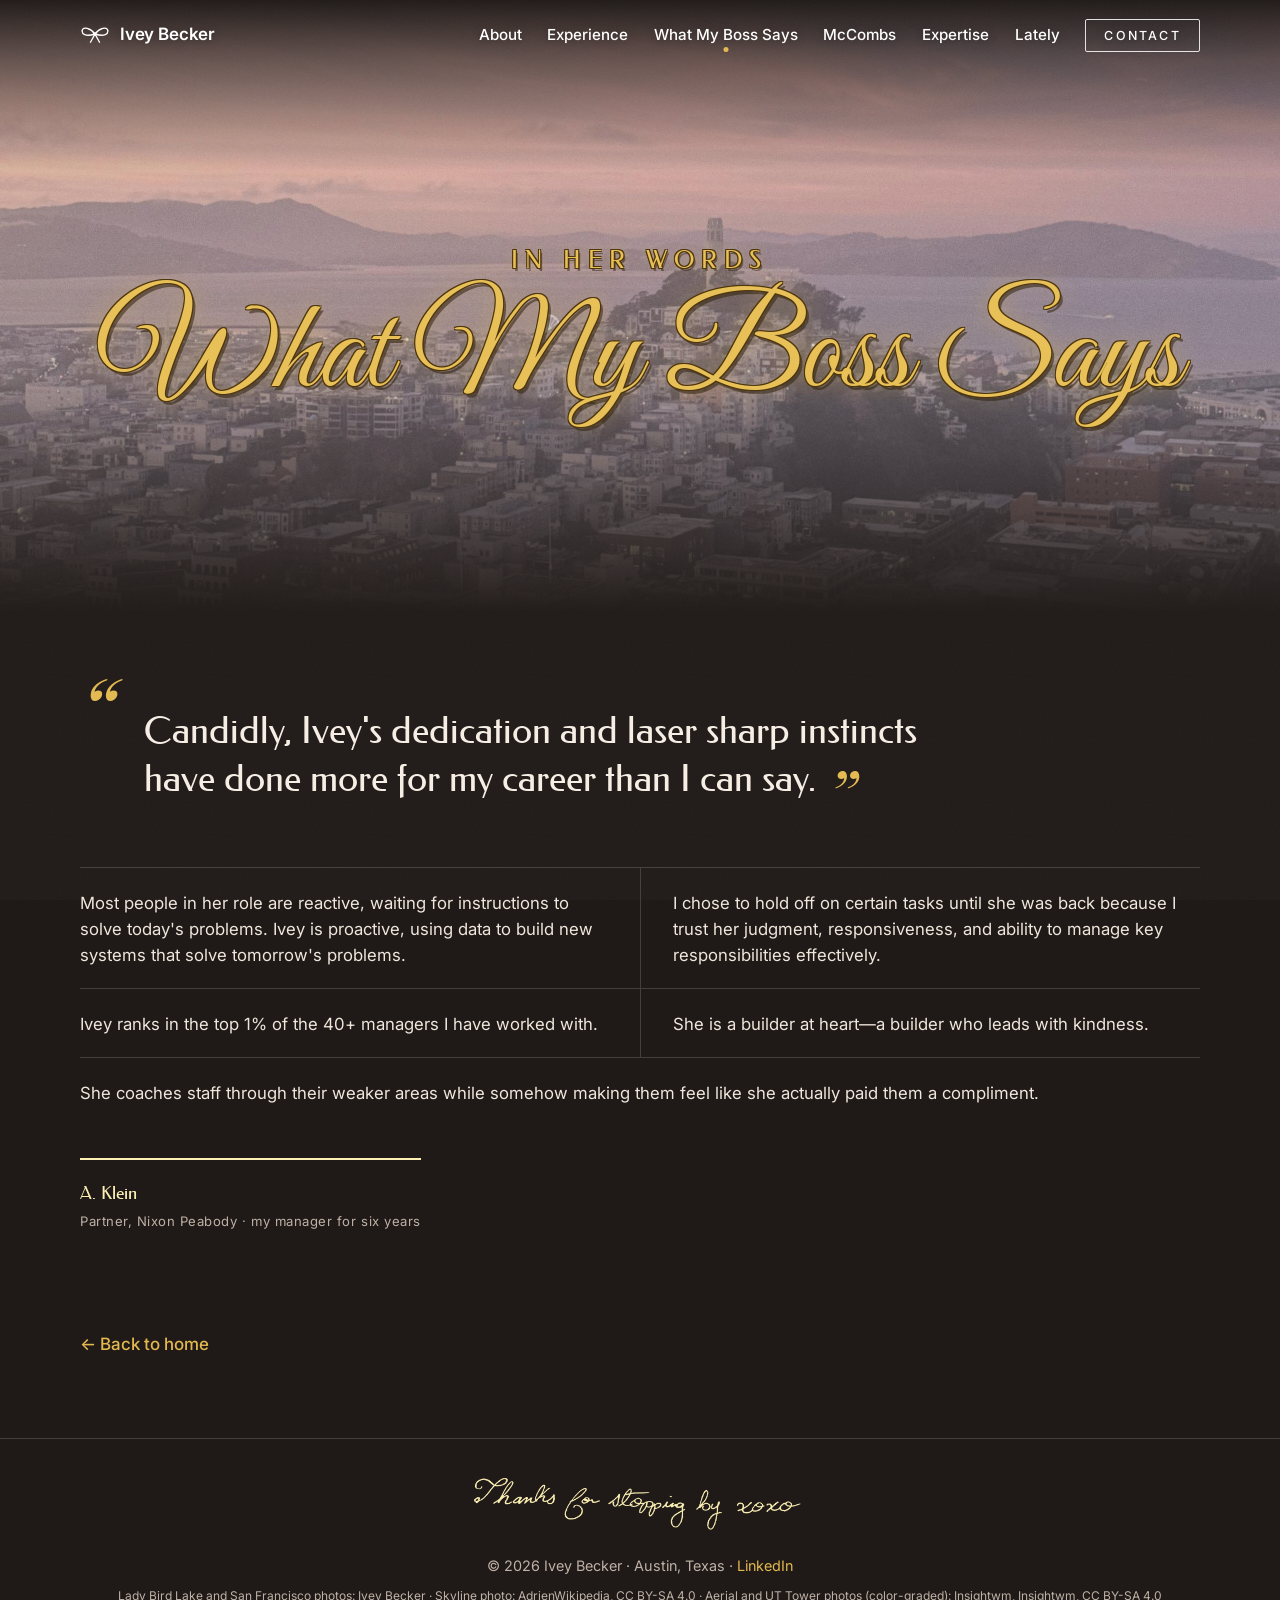
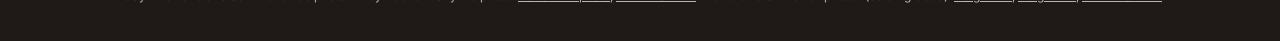
<file: what-my-boss-says.html>
<!doctype html>
<html lang="en">
<head>
  <meta charset="utf-8">
  <meta name="viewport" content="width=device-width, initial-scale=1">
  <meta name="theme-color" content="#1f1917">
  <meta name="color-scheme" content="dark">
  <title>What My Boss Says | Ivey Becker</title>
  <meta name="description" content="What the partner who managed Ivey Becker for six years says about her work.">
  <link rel="preconnect" href="https://fonts.googleapis.com">
  <link rel="preconnect" href="https://fonts.gstatic.com" crossorigin>
  <link href="https://fonts.googleapis.com/css2?family=Caveat:wght@500;600&family=Federo&family=Great+Vibes&family=Inter:wght@300;400;500;600&display=swap" rel="stylesheet">
  <link rel="stylesheet" href="style.css?v=25">
</head>
<body class="subpage">

  <a class="skip-link" href="#main">Skip to content</a>

  <!-- ===== Header / Nav ===== -->
  <header class="site-header">
    <div class="container header-inner">
      <a class="brand" href="index.html" aria-label="Ivey Becker, back to top">
        <svg class="bow" viewBox="0 0 40 24" aria-hidden="true"><path d="M20 12C14 4 4 2 3 7s4 9 17 5Zm0 0c6-8 16-10 17-5s-4 9-17 5Zm0 0-6 11m6-11 6 11"/><circle cx="20" cy="12" r="2.4"/></svg>
        Ivey Becker
      </a>

      <button class="burger" type="button" aria-controls="site-nav" aria-expanded="false" aria-label="Open menu">
        <span></span><span></span><span></span>
      </button>

      <nav id="site-nav" class="site-nav" aria-label="Main">
        <ul>
          <li><a href="index.html#about">About</a></li>
          <li><a href="index.html#experience">Experience</a></li>
          <li><a href="what-my-boss-says.html" class="active" aria-current="page">What My Boss Says</a></li>
          <li><a href="mccombs.html">McCombs</a></li>
          <li><a href="index.html#expertise">Expertise</a></li>
          <li><a href="index.html#lately">Lately</a></li>
          <li><a href="index.html#contact" class="nav-cta">Contact</a></li>
        </ul>
      </nav>
    </div>
  </header>

  <main id="main">

    <section id="praise" class="section praise" aria-labelledby="praise-title">
      
      <header class="credits credits-sf">
        <div class="credits-inner">
          <p class="credits-small">In her words</p>
          <h2 class="credits-title" id="praise-title">What My Boss Says</h2>
        </div>
      </header>

      <div class="container">

        <blockquote class="praise-lead">
          <p>Candidly, Ivey's dedication and laser sharp instincts have done more for my career than I can say.</p>
        </blockquote>

        <div class="praise-grid">
          <blockquote>
            <p>Most people in her role are reactive, waiting for instructions to solve today's problems. Ivey is proactive, using data to build new systems that solve tomorrow's problems.</p>
          </blockquote>
          <blockquote>
            <p>I chose to hold off on certain tasks until she was back because I trust her judgment, responsiveness, and ability to manage key responsibilities effectively.</p>
          </blockquote>
          <blockquote>
            <p>Ivey ranks in the top 1% of the 40+ managers I have worked with.</p>
          </blockquote>
          <blockquote>
            <p>She is a builder at heart&mdash;a builder who leads with kindness.</p>
          </blockquote>
          <blockquote>
            <p>She coaches staff through their weaker areas while somehow making them feel like she actually paid them a compliment.</p>
          </blockquote>
        </div>

        <p class="praise-credit"><span class="praise-name">A. Klein</span> Partner, Nixon Peabody · my manager for six years</p>
      </div>
    </section>

    <section class="back-home">
      <div class="container"><a href="index.html">&larr; Back to home</a></div>
    </section>

  </main>

  <footer class="site-footer">
    <div class="container">
      <p class="footer-note"><span class="footer-sig" role="img" aria-label="Thanks for stopping by, xoxo (in Ivey's handwriting)"></span></p>
      <p>&copy; <span id="year">2026</span> Ivey Becker · Austin, Texas · <a class="footer-link" href="https://www.linkedin.com/in/ivey-becker/" target="_blank" rel="noopener">LinkedIn</a></p>
      <p class="credit">Lady Bird Lake and San Francisco photos: Ivey Becker · Skyline photo: <a href="https://commons.wikimedia.org/wiki/File:Austin_Skyline_Seen_from_Auditorium_Shores_July_Evening_2016.jpg" target="_blank" rel="noopener">AdrienWikipedia</a>, <a href="https://creativecommons.org/licenses/by-sa/4.0" target="_blank" rel="noopener">CC BY-SA 4.0</a> · Aerial and UT Tower photos (color-graded): <a href="https://commons.wikimedia.org/wiki/File:Aerial_view_of_Downtown_Austin.jpg" target="_blank" rel="noopener">Insightwm</a>, <a href="https://commons.wikimedia.org/wiki/File:University_of_Texas_at_Austin_Tower_viewed_from_the_east.jpg" target="_blank" rel="noopener">Insightwm</a>, <a href="https://creativecommons.org/licenses/by-sa/4.0" target="_blank" rel="noopener">CC BY-SA 4.0</a></p>
    </div>
  </footer>

  <script src="script.js?v=4"></script>
</body>
</html>
</file>
<file: style.css>
/* =========================================================
   Ivey Becker — moody night-in-Austin film look, gold accents,
   bright flash-photo polaroids and handwriting. Change the colors here and they
   update everywhere.
   ========================================================= */
:root {
  /* One dark "night in Austin" canvas for the whole site */
  --bg: #1f1917;          /* espresso: every section sits on this */
  --panel: rgba(24, 19, 18, 0.62);  /* smoked-glass panels over photos */
  --paper: #fffdf8;       /* polaroid frames + the taped note stay bright */
  --ink: #efe6dc;         /* warm cream text */
  --ink-strong: #f6eee4;  /* headings */
  --muted: #bfb1a6;       /* softer taupe body copy */
  --line: rgba(239, 230, 220, 0.18);  /* hairline borders */
  --paper-ink: #2a2422;   /* text written on paper (captions) */

  --accent: #e3b94f;      /* gold: buttons, links, accents */
  --accent-hover: #f0cd72;
  --blush: #f2e6cf;
  --butter: #f6ecc9;
  --sage: #dfe5d3;
  --sky: #dde8f2;

  --gold: #fbefb3;        /* pale butter: small labels + the script name */
  --credits-color: #e8bf55; /* title card script */
  --credits-edge: #4a3208;
  --radius: 6px;
  --shadow: 0 20px 44px -22px rgba(0, 0, 0, 0.7);
  --snap-shadow: 0 18px 36px -14px rgba(0, 0, 0, 0.75);
  --header-h: 68px;
  --display: "Federo", "Euphemia UCAS", sans-serif;
  --hand: "Ivey Script", "Caveat", "Bradley Hand", cursive;
}

/* Ivey's own handwriting */
@font-face {
  font-family: "Ivey Script";
  src: url("fonts/IveyScript.ttf") format("truetype");
  font-weight: normal;
  font-style: normal;
  font-display: swap;
  size-adjust: 135%; /* the handwriting is drawn small; scale it up to match the layout */
}

/* ---------- Base ---------- */
*, *::before, *::after { box-sizing: border-box; }

html { scroll-behavior: smooth; scroll-padding-top: var(--header-h); }

body {
  margin: 0;
  /* Euphemia UCAS ships with Macs, iPhones and iPads; other devices fall back to Inter */
  font-family: "Euphemia UCAS", "Euphemia", "Inter", system-ui, -apple-system, "Segoe UI", sans-serif;
  font-size: 17px;
  line-height: 1.65;
  color: var(--ink);
  background: var(--bg);
  -webkit-font-smoothing: antialiased;
  overflow-x: hidden;
}

img { max-width: 100%; display: block; }

/* faint film grain over the entire page, so every section reads as one film */
body::after {
  content: ""; position: fixed; inset: 0; z-index: 90; pointer-events: none;
  background: url("data:image/svg+xml,%3Csvg xmlns='http://www.w3.org/2000/svg' width='160' height='160'%3E%3Cfilter id='n'%3E%3CfeTurbulence type='fractalNoise' baseFrequency='0.9' numOctaves='2' stitchTiles='stitch'/%3E%3C/filter%3E%3Crect width='100%25' height='100%25' filter='url(%23n)' opacity='0.5'/%3E%3C/svg%3E");
  opacity: 0.09;
  mix-blend-mode: screen;
}

h1, h2, h3 { line-height: 1.15; margin: 0 0 0.6em; font-weight: 500; letter-spacing: -0.02em; }
/* Headers: Federo, a free stand-in for ITC Rennie Mackintosh (swap the name here if you buy it) */
h2, h3 { font-family: var(--display); font-weight: 400; letter-spacing: 0.01em; color: var(--ink-strong); }
h2 { font-size: clamp(1.9rem, 4vw, 2.6rem); }
h3 { font-size: 1.25rem; }
p  { margin: 0 0 1em; }

a { color: var(--accent); }

.container { width: min(1120px, 100% - 40px); margin-inline: auto; }

.skip-link {
  position: absolute; left: 12px; top: -60px; z-index: 100;
  background: var(--accent); color: var(--bg); padding: 10px 16px; border-radius: 4px;
}
.skip-link:focus { top: 12px; }

:focus-visible { outline: 2px solid var(--accent); outline-offset: 3px; border-radius: 6px; }

.eyebrow {
  font-size: 0.78rem;
  font-weight: 600;
  letter-spacing: 0.18em;
  text-transform: uppercase;
  color: var(--gold);
  margin-bottom: 0.9em;
}

.nowrap { white-space: nowrap; }

/* ---------- Buttons ---------- */
.btn {
  display: inline-flex; align-items: center; justify-content: center;
  padding: 15px 34px;
  border: 0; border-radius: 2px;
  background: var(--accent); color: var(--bg);
  font: inherit; font-size: 0.82rem; font-weight: 600; letter-spacing: 0.2em; text-transform: uppercase;
  text-decoration: none; cursor: pointer;
  box-shadow: 0 10px 28px -12px rgba(227, 185, 79, 0.75);
  transition: background 0.2s, transform 0.2s;
}
.btn:hover { background: var(--accent-hover); transform: translateY(-2px); }
.btn:disabled { opacity: 0.6; cursor: wait; transform: none; }
.btn-block { width: 100%; }

/* ---------- Header ---------- */
.site-header {
  position: fixed; top: 0; left: 0; right: 0; z-index: 50;
  background: rgba(31, 25, 23, 0.82);
  backdrop-filter: saturate(1.4) blur(10px);
  -webkit-backdrop-filter: saturate(1.4) blur(10px);
  border-bottom: 1px solid transparent;
  transition: border-color 0.2s, background 0.3s;
}
.site-header.scrolled { border-bottom-color: var(--line); }

/* While the skyline is showing, the header is see-through with light text */
.site-header:not(.scrolled):not(.menu-open) {
  background: transparent;
  backdrop-filter: none; -webkit-backdrop-filter: none;
}
.site-header:not(.scrolled):not(.menu-open) .brand,
.site-header:not(.scrolled):not(.menu-open) .site-nav a { color: #fff; text-shadow: 0 1px 8px rgba(0, 0, 0, 0.35); }
.site-header:not(.scrolled):not(.menu-open) .bow { stroke: #fff; }
.site-header:not(.scrolled):not(.menu-open) .bow circle { fill: #fff; }
.site-header:not(.scrolled):not(.menu-open) .site-nav a:hover { color: var(--gold); }
.site-header:not(.scrolled):not(.menu-open) .site-nav .nav-cta { border-color: rgba(255, 255, 255, 0.85); }
.site-header:not(.scrolled):not(.menu-open) .site-nav .nav-cta:hover { background: var(--accent); border-color: var(--accent); color: var(--bg); text-shadow: none; }
.site-header:not(.scrolled):not(.menu-open) .burger span { background: #fff; box-shadow: 0 1px 4px rgba(0, 0, 0, 0.3); }

.header-inner { height: var(--header-h); display: flex; align-items: center; justify-content: space-between; }

.brand {
  white-space: nowrap;
  display: inline-flex; align-items: center; gap: 10px;
  font-weight: 600; letter-spacing: -0.01em; color: var(--ink); text-decoration: none;
}
.bow { width: 30px; height: 18px; fill: none; stroke: var(--accent); stroke-width: 1.8; stroke-linecap: round; stroke-linejoin: round; }
.bow circle { fill: var(--accent); stroke: none; }

.site-nav ul { list-style: none; margin: 0; padding: 0; display: flex; align-items: center; gap: clamp(14px, 2vw, 30px); }
.site-nav a { white-space: nowrap; }
.site-nav a {
  position: relative;
  color: var(--muted); text-decoration: none; font-size: 0.95rem; font-weight: 500;
  transition: color 0.2s;
}
.site-nav a:not(.nav-cta)::after {
  content: ""; position: absolute; left: 50%; bottom: -8px;
  width: 5px; height: 5px; border-radius: 50%;
  background: var(--accent); transform: translateX(-50%) scale(0);
  transition: transform 0.2s;
}
.site-nav a:hover, .site-nav a.active { color: var(--accent); }
.site-nav a.active::after { transform: translateX(-50%) scale(1); }

.site-nav .nav-cta {
  padding: 8px 18px; border-radius: 2px;
  border: 1px solid var(--accent); color: var(--accent);
  font-size: 0.78rem; letter-spacing: 0.18em; text-transform: uppercase;
}
.site-nav .nav-cta:hover, .site-nav .nav-cta.active { background: var(--accent); color: var(--bg); }

/* Burger (hidden on desktop) */
.burger {
  display: none;
  width: 44px; height: 44px; padding: 0;
  border: 0; background: transparent; cursor: pointer;
  position: relative;
}
.burger span {
  position: absolute; left: 11px; width: 22px; height: 2px; border-radius: 2px;
  background: var(--ink); transition: transform 0.25s, opacity 0.2s;
}
.burger span:nth-child(1) { top: 15px; }
.burger span:nth-child(2) { top: 21px; }
.burger span:nth-child(3) { top: 27px; }
.burger[aria-expanded="true"] span:nth-child(1) { transform: translateY(6px) rotate(45deg); }
.burger[aria-expanded="true"] span:nth-child(2) { opacity: 0; }
.burger[aria-expanded="true"] span:nth-child(3) { transform: translateY(-6px) rotate(-45deg); }

/* ---------- Polaroid snapshots ---------- */
.snap {
  margin: 0;
  background: var(--paper);
  padding: 10px 10px 0;
  border-radius: 4px;
  box-shadow: var(--snap-shadow);
  position: relative;
  transition: transform 0.3s ease;
}
.snap-img {
  position: relative;
  aspect-ratio: 4 / 5;
  overflow: hidden;
  border-radius: 2px;
  display: grid; place-items: center;
  /* placeholder: a warm "flash photo" glow until a real image is added */
  background:
    radial-gradient(circle at 30% 25%, rgba(255, 255, 255, 0.75), transparent 45%),
    linear-gradient(160deg, var(--tone, var(--blush)), color-mix(in srgb, var(--tone, var(--blush)) 70%, #c9b8a8));
}
.snap-img img { position: absolute; inset: 0; width: 100%; height: 100%; object-fit: cover; }
/* thin pen strokes: thicken slightly so they read at small sizes */
.snap figcaption, .note, .signature, .ex-list .hand { -webkit-text-stroke: 0.35px currentColor; }

.snap figcaption {
  font-family: var(--hand);
  font-size: 1.35rem;
  line-height: 1;
  color: var(--paper-ink);
  text-align: center;
  padding: 12px 6px 14px;
}
/* Ivey's handwritten captions, scanned from paper */
.snap figcaption .cap-img { display: block; height: 40px; width: auto; max-width: 100%; margin: 0 auto; object-fit: contain; }
.snap-wall .snap figcaption { padding: 10px 2px 12px; }
.tone-blush  { --tone: var(--blush); }
.tone-butter { --tone: var(--butter); }
.tone-sage   { --tone: var(--sage); }
.tone-sky    { --tone: var(--sky); }

.ph-label { font-size: 0.78rem; letter-spacing: 0.14em; text-transform: uppercase; color: var(--muted); }

/* A strip of washi tape */
.tape {
  position: absolute; z-index: 2;
  top: -14px; left: 50%;
  width: 110px; height: 30px;
  transform: translateX(-50%) rotate(-3deg);
  background: repeating-linear-gradient(45deg, rgba(236, 222, 190, 0.9) 0 7px, rgba(251, 239, 179, 0.9) 7px 14px);
  box-shadow: 0 1px 2px rgba(42, 36, 34, 0.12);
}

/* ---------- Hero ---------- */
.hero {
  position: relative; overflow: hidden;
  min-height: 100vh; min-height: 100svh;
  display: grid; place-items: center;
  text-align: center;
  padding: calc(var(--header-h) + 32px) 20px 96px;
  color: #fff;
  background: #6f7f99 url("images/skyline.jpg") center 42% / cover no-repeat;
}
/* soft tint so the lettering reads on any part of the photo */
.hero::before {
  content: ""; position: absolute; inset: 0;
  background: linear-gradient(180deg, rgba(28, 22, 36, 0.38) 0%, rgba(28, 22, 36, 0.12) 38%, rgba(28, 22, 36, 0.2) 62%, rgba(31, 25, 23, 0.7) 86%, #1f1917 100%);
}
.hero-inner { position: relative; z-index: 2; max-width: 760px; }
.hero-eyebrow { color: #fff; text-shadow: 0 1px 10px rgba(0, 0, 0, 0.45); margin-bottom: 2.2em; }

.hero-title {
  position: relative;
  display: inline-block;
  margin: 0 0 0.3em;
  padding: 0 0.35em;
  font-family: "Great Vibes", "Snell Roundhand", cursive;
  font-weight: 400;
  font-size: clamp(5.2rem, 16vw, 11rem);
  line-height: 0.82;
  letter-spacing: 0;
  color: var(--gold);
  text-shadow: 0 2px 2px rgba(60, 40, 20, 0.25), 0 4px 30px rgba(0, 0, 0, 0.35);
}
.ht-line { display: block; }
.ht-1 { transform: translateX(-16%); }
.ht-2 { transform: translateX(16%); }

.sparkle {
  position: absolute;
  fill: var(--gold);
  filter: drop-shadow(0 2px 8px rgba(0, 0, 0, 0.3));
  animation: twinkle 3.2s ease-in-out infinite;
}
.sp-1 { width: 0.5em;  top: -0.18em; right: 0.02em; }
.sp-2 { width: 0.2em;  top: 0.34em;  right: -0.12em; animation-delay: 0.8s; }
.sp-3 { width: 0.36em; bottom: 0.02em; left: -0.06em; animation-delay: 1.6s; }
.sp-4 { width: 0.16em; top: 0.12em;  left: 0.5em;   animation-delay: 2.3s; }
@keyframes twinkle {
  0%, 100% { transform: scale(1) rotate(0deg); opacity: 1; }
  50%      { transform: scale(0.78) rotate(12deg); opacity: 0.75; }
}

.hero-sub {
  font-size: clamp(1.02rem, 2.1vw, 1.2rem);
  color: rgba(255, 255, 255, 0.94);
  text-shadow: 0 1px 12px rgba(0, 0, 0, 0.5);
  max-width: 600px; margin: 0 auto 2em;
  text-wrap: balance; /* even line lengths, no lonely last word */
}

.scroll-cue {
  position: absolute; z-index: 2; left: 50%; bottom: 26px;
  width: 26px; height: 42px; transform: translateX(-50%);
  border: 2px solid rgba(255, 255, 255, 0.8); border-radius: 999px;
}
.scroll-cue span {
  position: absolute; left: 50%; top: 8px;
  width: 4px; height: 8px; margin-left: -2px; border-radius: 2px;
  background: #fff;
  animation: cue 1.8s ease-in-out infinite;
}
@keyframes cue { 0% { opacity: 0; transform: translateY(0); } 40% { opacity: 1; } 100% { opacity: 0; transform: translateY(12px); } }

/* ---------- Sections ---------- */
.section { padding: clamp(72px, 10vw, 120px) 0; }
/* each section paints its own dark background and stacks in order, so the
   sticky sunset photo behind Experience can never bleed into the next section */
main > section:not(.hero) { position: relative; z-index: 1; background-color: var(--bg); }
.section-tint { background: var(--bg); }
.section-head { text-align: center; max-width: 620px; margin: 0 auto 52px; }
.section-lede { color: var(--muted); }

/* About */
.about-grid {
  display: grid;
  grid-template-columns: 1.2fr 1fr;
  gap: clamp(40px, 7vw, 96px);
  align-items: center;
}
.about-text p { color: var(--muted); }
.about-pull {
  font-family: var(--display);
  font-size: 1.2rem;
  line-height: 1.4;
  color: var(--accent) !important;
  border-left: 2px solid var(--accent);
  padding-left: 16px;
  margin: 1.4em 0 1.2em;
}
.signature { font-family: var(--hand); font-size: 1.9rem; color: var(--accent) !important; margin-top: 0.4em; }

.about-photo { max-width: 400px; width: 100%; justify-self: center; transform: rotate(2.5deg); padding: 14px 14px 0; }
.about-photo:hover { transform: rotate(0deg); }
.about-photo img { object-position: center; }
.about-photo figcaption { font-size: 1.6rem; padding: 16px 6px 18px; }

/* Experience timeline: center line, cards alternate sides */
.timeline {
  list-style: none; margin: 0 auto; padding: 0;
  max-width: 1000px;
  position: relative;
}
.timeline::before {
  content: ""; position: absolute; top: 6px; bottom: 6px; left: 50%;
  width: 2px; transform: translateX(-50%);
  background-image: radial-gradient(var(--accent) 1.6px, transparent 2px);
  background-size: 2px 12px;
  background-repeat: repeat-y;
  opacity: 0.45;
}
.tl-item {
  position: relative;
  width: 50%;
  padding: 0 44px 0 0;
  margin-bottom: 28px;
}
.tl-item:nth-child(even) { margin-left: 50%; padding: 0 0 0 44px; }

/* marker dot on the line */
.tl-item::after {
  content: ""; position: absolute; top: 30px; right: -9px;
  width: 18px; height: 18px; border-radius: 50%;
  background: var(--bg); border: 3px solid var(--accent);
  box-shadow: 0 0 0 5px rgba(227, 185, 79, 0.15);
}
.tl-item:nth-child(even)::after { right: auto; left: -9px; }

.tl-card {
  background: var(--panel);
  -webkit-backdrop-filter: blur(12px) saturate(1.1);
          backdrop-filter: blur(12px) saturate(1.1);
  border: 1px solid var(--line);
  border-radius: var(--radius);
  padding: 26px 28px 22px;
  box-shadow: var(--shadow);
  transition: transform 0.25s, box-shadow 0.25s, border-color 0.25s;
}
/* gold border on hover: the inset ring makes it 2px thick without shifting the layout */
.tl-card:hover {
  transform: translateY(-3px);
  border-color: var(--accent);
  box-shadow: inset 0 0 0 1px var(--accent), var(--shadow);
}
.tl-top { display: flex; align-items: center; justify-content: space-between; gap: 12px; margin-bottom: 12px; }
.tl-badge {
  width: 52px; height: 52px; border-radius: 50%;
  display: grid; place-items: center; flex: none;
  background: #fff;
  border: 1px solid var(--line);
  box-shadow: 0 6px 14px -6px rgba(0, 0, 0, 0.5);
  overflow: hidden;
}
.tl-badge img { width: 72%; height: 72%; object-fit: contain; }
.tl-date { margin: 0; font-size: 0.85rem; font-weight: 600; color: var(--accent); letter-spacing: 0.02em; }
.tl-card h3 { margin-bottom: 0.25em; }
.tl-org { font-size: 0.92rem; font-weight: 500; color: var(--ink); margin-bottom: 0.6em; }
.tl-card li { color: #d4c8be; }
.tl-desc { font-size: 0.9rem; color: var(--muted); font-style: italic; margin-bottom: 0.8em; }
.tl-card ul { margin: 0; padding-left: 1.1em; }
.tl-card li { font-size: 0.92rem; color: var(--muted); line-height: 1.6; margin-bottom: 0.55em; }
.tl-card li::marker { color: var(--accent); }
.tl-more { text-align: center; margin: 40px 0 0; }
.tl-more a { font-weight: 500; text-decoration: none; }
.tl-more a:hover { text-decoration: underline; }

/* Experience over Ivey's sunset photo */
.exp-photo { position: relative; background: var(--bg); padding: 0; }
.exp-bg {
  position: sticky; top: 0;
  height: 100vh; height: 100svh;
  margin-bottom: -100vh; margin-bottom: -100svh;
  background: url("images/experience-bg.jpg") center 58% / cover no-repeat;
  z-index: 0;
}
.exp-bg::after {
  content: ""; position: absolute; inset: 0;
  background: linear-gradient(180deg, #1f1917 0%, rgba(24, 20, 28, 0.45) 16%, rgba(20, 18, 30, 0.3) 50%, rgba(24, 20, 28, 0.5) 84%, #1f1917 100%);
}
.exp-photo .container { position: relative; z-index: 1; padding: clamp(72px, 10vw, 120px) 0; }
/* dissolve the sunset photo into the dark at the end of the section */
.exp-photo::after {
  content: ""; position: absolute; left: 0; right: 0; bottom: 0; height: 340px; z-index: 2;
  background: linear-gradient(180deg, rgba(31, 25, 23, 0), #1f1917);
  pointer-events: none;
}
.exp-photo .section-head .eyebrow { color: var(--gold); }
.exp-photo .section-head h2 { color: #fff; text-shadow: 0 2px 18px rgba(0, 0, 0, 0.45); }
.exp-photo .section-lede { color: rgba(255, 255, 255, 0.9); text-shadow: 0 1px 10px rgba(0, 0, 0, 0.5); }
.exp-photo .timeline::before {
  background-image: radial-gradient(rgba(255, 255, 255, 0.95) 1.6px, transparent 2px);
  opacity: 0.7;
}
.exp-photo .tl-item::after { background: var(--bg); border-color: var(--accent); box-shadow: 0 0 0 5px rgba(227, 185, 79, 0.18); }
.exp-photo .tl-more a { color: #fff; text-shadow: 0 1px 8px rgba(0, 0, 0, 0.5); }

/* What my boss says: pull quotes, no cards */
.praise { padding-top: 0; padding-bottom: clamp(56px, 8vw, 96px); }
/* title card over Ivey's view from her San Francisco office */
.credits.credits-sf {
  background:
    linear-gradient(180deg, #1f1917 0%, rgba(31, 25, 23, 0.6) 10%, rgba(31, 25, 23, 0) 28%),
    #9aa3a6 url("images/sf-credits.jpg") center 55% / cover no-repeat;
}
.praise blockquote { margin: 0; }
.praise .credits { margin-bottom: clamp(56px, 8vw, 96px); }
.praise-lead {
  position: relative;
  max-width: 900px;
  padding-left: clamp(28px, 5vw, 64px);
  margin-bottom: clamp(36px, 5vw, 56px) !important;
}
.praise-lead::before {
  content: "\201C";
  position: absolute; left: -6px; top: -0.32em;
  font-family: "Great Vibes", cursive;
  font-size: clamp(5rem, 10vw, 8rem);
  line-height: 1;
  color: var(--accent);
}
/* closing quote mark, inline at the end of the lead quote */
.praise-lead p::after {
  content: "\201D";
  font-family: "Great Vibes", cursive;
  font-size: 2.8em;
  line-height: 0;
  vertical-align: -0.42em;
  margin-left: 0.06em;
  color: var(--accent);
}
.praise-lead p {
  margin: 0;
  font-family: var(--display);
  font-size: clamp(1.5rem, 3.2vw, 2.3rem);
  line-height: 1.3;
  color: var(--ink-strong);
}
.praise-grid {
  display: grid; grid-template-columns: 1fr 1fr;
  border-top: 1px solid var(--line);
}
.praise-grid blockquote { padding: 22px 32px 20px 0; }
.praise-grid blockquote:nth-child(even) { padding: 22px 0 20px 32px; border-left: 1px solid var(--line); }
.praise-grid blockquote:nth-child(n+3) { border-top: 1px solid var(--line); }
/* odd number of quotes: the last one runs full width */
.praise-grid blockquote:last-child:nth-child(odd) { grid-column: 1 / -1; padding-right: 0; }
.praise-grid p { margin: 0; color: var(--ink); font-size: 1.05rem; line-height: 1.55; }
.praise-credit {
  margin: 32px 0 0; padding-top: 18px;
  border-top: 2px solid var(--gold);
  display: inline-block;
  font-size: 0.82rem; letter-spacing: 0.04em; color: var(--muted);
}
.praise-name { display: block; font-family: var(--display); font-size: 1.15rem; letter-spacing: 0.01em; color: var(--gold); margin-bottom: 2px; }

@media (max-width: 760px) {
  .praise-grid { grid-template-columns: 1fr; border-top: 0; }
  .praise-grid blockquote:nth-child(n) {
    padding: 18px 0; border-left: 0; border-top: 1px solid var(--line);
  }
  .praise-grid blockquote:first-child { border-top: 0; }
}

/* Skills I'm learning at McCombs: editorial ledger, no cards */
.mc-head { max-width: 720px; margin-bottom: clamp(32px, 5vw, 48px); }
.mc-head h2 { font-size: clamp(2.2rem, 5vw, 3.4rem); line-height: 1.05; }
.mc-label {
  font-family: "Euphemia UCAS", "Euphemia", "Inter", sans-serif;
  font-size: 0.74rem; font-weight: 600; letter-spacing: 0.22em; text-transform: uppercase;
  color: var(--accent); margin: clamp(48px, 7vw, 72px) 0 0;
}
.mc-label:first-of-type { margin-top: 0; }

.mc-ledger { list-style: none; margin: 16px 0 0; padding: 0; border-top: 1px solid var(--line); }
.mc-row {
  display: grid; grid-template-columns: 260px 1fr; gap: 32px;
  padding: 26px 0; border-bottom: 1px solid var(--line);
}
.mc-status { margin: 0 0 6px; font-size: 0.72rem; letter-spacing: 0.18em; text-transform: uppercase; color: var(--muted); }
.mc-status.mc-now { color: var(--gold); }
.mc-course h4 { margin: 0; font-family: var(--display); font-weight: 400; font-size: 1.4rem; color: var(--ink-strong); line-height: 1.2; }
.mc-detail p { margin: 0; color: var(--muted); font-size: 0.98rem; }
.mc-detail .mc-note { margin-top: 10px; color: var(--ink); font-size: 0.92rem; font-style: italic; }

.mc-project {
  margin-top: 16px;
  padding: clamp(24px, 4vw, 40px);
  border: 1px solid var(--line);
  border-left: 2px solid var(--gold);
  border-radius: var(--radius);
  background: rgba(255, 255, 255, 0.02);
}
.mc-project-meta { margin: 0 0 14px; font-size: 0.72rem; letter-spacing: 0.18em; text-transform: uppercase; color: var(--gold); }
.mc-project-intro { color: var(--ink); max-width: 760px; }
.mc-takeaways { margin: 18px 0 0; padding-left: 1.3em; display: grid; gap: 12px; max-width: 820px; }
.mc-takeaways li { color: var(--muted); font-size: 0.98rem; }
.mc-takeaways li::marker { color: var(--accent); font-family: var(--display); }
.mc-takeaways strong { color: var(--ink-strong); font-weight: 600; }

.mc-clubs { list-style: none; margin: 16px 0 0; padding: 0; border-top: 1px solid var(--line); }
.mc-clubs li {
  display: grid; grid-template-columns: 260px 1fr; gap: 32px; align-items: baseline;
  padding: 16px 0; border-bottom: 1px solid var(--line);
}
.mc-club { font-family: var(--display); font-size: 1.15rem; color: var(--ink-strong); }
.mc-club-what { color: var(--muted); font-size: 0.95rem; }

@media (max-width: 760px) {
  .mc-row, .mc-clubs li { grid-template-columns: 1fr; gap: 8px; }
}

/* Reveal on scroll (only when JS is running) */
.js .tl-item { opacity: 0; transform: translateY(24px); transition: opacity 0.6s ease, transform 0.6s ease; }
.js .tl-item.in { opacity: 1; transform: none; }

/* Expertise: dark, moody, editorial (no cards, no icons) */
.moody {
  position: relative;
  background: var(--bg);
  color: #efe6dc;
  overflow: hidden;
}
.moody .container { position: relative; }
.moody .eyebrow { color: var(--gold); }

/* "Rosemary's Baby" style title card over a faded aerial of Austin */
.moody { padding-top: 0; margin-top: -2px; } /* tuck under the photo above so no hairline seam shows */
.credits {
  position: relative; z-index: 3;
  min-height: clamp(360px, 62vh, 620px);
  display: grid; place-items: center;
  text-align: center;
  padding: 60px 20px;
  margin-bottom: clamp(48px, 7vw, 88px);
  background:
    linear-gradient(180deg, #1f1917 0%, rgba(31, 25, 23, 0.75) 14%, rgba(31, 25, 23, 0.3) 30%, rgba(31, 25, 23, 0) 46%),
    #9aa3a6 url("images/austin-credits.jpg") center 40% / cover no-repeat;
}
/* fade the photo into the dark section below */
.credits::after {
  content: ""; position: absolute; left: 0; right: 0; bottom: 0; height: 38%;
  background: linear-gradient(180deg, rgba(31, 25, 23, 0), #1f1917);
  pointer-events: none;
}
.credits-inner { position: relative; z-index: 1; }
.credits-small {
  margin: 0 0 0.5em;
  font-family: var(--display);
  font-size: clamp(1.05rem, 2.2vw, 1.5rem);
  letter-spacing: 0.3em;
  text-transform: uppercase;
  color: var(--credits-color);
  text-shadow:
    1px 1px 0 var(--credits-edge), -1px -1px 0 var(--credits-edge),
    1px -1px 0 var(--credits-edge), -1px 1px 0 var(--credits-edge),
    2px 3px 0 rgba(45, 30, 8, 0.5), 0 0 12px rgba(232, 191, 85, 0.5);
}
.credits-title {
  margin: 0;
  font-family: "Great Vibes", cursive;
  font-weight: 400;
  font-size: clamp(3.4rem, 10vw, 8rem);
  line-height: 1;
  letter-spacing: 0;
  color: var(--credits-color);
  /* thin dark-bronze edge + soft glow, like 60s optical-printer titles */
  text-shadow:
    1px 1px 0 var(--credits-edge),
    -1px -1px 0 var(--credits-edge),
    1px -1px 0 var(--credits-edge),
    -1px 1px 0 var(--credits-edge),
    3px 4px 0 rgba(45, 30, 8, 0.55),
    0 0 24px rgba(232, 191, 85, 0.5);
}
.credits-and { font-size: 0.8em; padding: 0 0.08em; }

/* Same title card, reused for the McCombs section over the UT Tower */
.mc-section { padding-top: 0; }
.credits.credits-ut {
  background:
    linear-gradient(180deg, #1f1917 0%, rgba(31, 25, 23, 0.4) 8%, rgba(31, 25, 23, 0) 22%),
    #9aa3a6 url("images/ut-credits.jpg") 30% 22% / cover no-repeat;
  place-items: center end;            /* title sits over the dark trees, the Tower stays clear on the left */
  padding-right: clamp(20px, 9vw, 140px);
}
@media (max-width: 760px) {
  .credits.credits-ut { place-items: end center; padding: 60px 20px 48px; background-position: 38% 20%, 38% 20%; }
}

.ex-grid {
  display: grid;
  grid-template-columns: 2fr 1fr;
  border-top: 1px solid rgba(239, 230, 220, 0.22);
}
.ex-col { padding: 28px 32px 8px; }
.ex-col:first-child { padding-left: 0; }
.ex-col:last-child { padding-right: 0; }
.ex-col + .ex-col { border-left: 1px solid rgba(239, 230, 220, 0.22); }

.ex-num {
  font-size: 0.74rem; font-weight: 600; letter-spacing: 0.22em; text-transform: uppercase;
  color: var(--gold); margin-bottom: 1.6em;
}
.ex-col h3 { font-size: 1.45rem; font-weight: 400; letter-spacing: 0.01em; color: #f6eee4; margin-bottom: 0.7em; }
.ex-col p { color: #bfb1a6; font-size: 0.98rem; }

/* skills ledger: number | skill + proof */
.skill-list { list-style: none; margin: 0; padding: 0; }
.skill-list li {
  display: grid; grid-template-columns: 44px 1fr; gap: 14px;
  padding: 18px 0; border-top: 1px solid rgba(239, 230, 220, 0.12);
}
.skill-list li:first-child { border-top: 0; padding-top: 0; }
.skill-no { font-family: var(--display); font-size: 1.3rem; color: var(--accent); line-height: 1.2; }
.ex-skills h3 { font-size: 1.3rem; margin-bottom: 0.35em; }
.ex-skills p { margin: 0; }
.ex-list { list-style: none; margin: 4px 0 0; padding: 0; }
.ex-list li {
  padding: 9px 0;
  border-bottom: 1px solid rgba(239, 230, 220, 0.12);
  color: #efe6dc;
  font-size: 0.98rem;
}
.ex-list li:first-child { border-top: 1px solid rgba(239, 230, 220, 0.12); }
.ex-list .hand { font-family: var(--hand); font-size: 1.3rem; color: var(--gold); line-height: 1; margin-left: 4px; }

/* Hand embroidery gallery, under the interests list */
.emb-grid { display: grid; grid-template-columns: 1fr 1fr; gap: 10px; margin-top: 18px; }
.emb-grid figure { margin: 0; overflow: hidden; border-radius: 2px; border: 1px solid rgba(239, 230, 220, 0.14); aspect-ratio: 1; }
.emb-grid img { width: 100%; height: 100%; object-fit: cover; transition: transform 0.4s ease; }
.emb-grid figure:hover img { transform: scale(1.06); }
@media (max-width: 900px) { .emb-grid { grid-template-columns: repeat(4, 1fr); } }
@media (max-width: 480px) { .emb-grid { grid-template-columns: 1fr 1fr; } }

/* Real estate band, below the skills ledger */
.re-band { margin-top: clamp(56px, 8vw, 88px); border-top: 1px solid rgba(239, 230, 220, 0.22); padding-top: 28px; }
.re-head { margin-bottom: 26px; }
.re-head .ex-num { margin: 0 0 10px; }
.re-head h3 { margin: 0; font-size: clamp(1.5rem, 3vw, 2.1rem); color: var(--ink-strong); }
.re-list { list-style: none; margin: 0; padding: 0; display: grid; grid-template-columns: repeat(5, 1fr); }
.re-list li { padding: 0 22px; }
.re-list li:first-child { padding-left: 0; }
.re-list li:last-child { padding-right: 0; }
.re-list li + li { border-left: 1px solid rgba(239, 230, 220, 0.16); }
.re-angle { margin: 0 0 8px; font-family: var(--display); font-size: 1.1rem; color: var(--accent) !important; }
.re-list p { margin: 0; color: var(--muted); font-size: 0.92rem; line-height: 1.55; }

@media (max-width: 1000px) {
  .re-list { grid-template-columns: 1fr 1fr; gap: 24px 0; }
  .re-list li, .re-list li:first-child, .re-list li:last-child { padding: 0 20px 0 0; border-left: 0; }
  .re-list li + li { border-left: 0; }
}
@media (max-width: 600px) {
  .re-list { grid-template-columns: 1fr; gap: 0; }
  .re-list li { padding: 16px 0 !important; border-top: 1px solid rgba(239, 230, 220, 0.12); }
  .re-list li:first-child { border-top: 0; padding-top: 0 !important; }
}

/* Lately: photo wall */
.snap-wall {
  display: grid;
  grid-template-columns: repeat(5, 1fr);
  gap: 34px 24px;
  align-items: start;
}
.snap-wall .snap:nth-child(3n+1) { transform: rotate(-3deg); }
.snap-wall .snap:nth-child(3n+2) { transform: rotate(2deg) translateY(16px); }
.snap-wall .snap:nth-child(3n)   { transform: rotate(-1deg) translateY(6px); }
.snap-wall .snap:hover { transform: rotate(0) scale(1.03); z-index: 3; }

.note {
  position: relative;
  align-self: center;
  background: var(--paper);
  padding: 30px 24px 22px;
  border-radius: 4px;
  box-shadow: var(--snap-shadow);
  transform: rotate(2deg);
  font-family: var(--hand);
  font-size: 1.12rem;
  line-height: 34px;
  color: var(--paper-ink);
}
.note p, .note ol { margin: 0; }
.note-scan { background-image: none; padding: 26px 16px 16px; }
.note-scan img { display: block; width: 100%; height: auto; }
/* On wide screens the note is small, so it lifts and enlarges when hovered (or focused by keyboard) */
@media (min-width: 1101px) {
  .note-scan { cursor: zoom-in; transition: transform 0.35s ease, box-shadow 0.35s ease; position: relative; z-index: 2; }
  .note-scan:hover, .note-scan:focus-visible {
    transform: rotate(0deg) scale(1.9);
    z-index: 10;
    box-shadow: 0 34px 70px -20px rgba(0, 0, 0, 0.85);
  }
}
.note-title { color: var(--accent); }
.note ol { padding-left: 1.4em; }

/* Contact form: editorial, underline-only fields */
.contact-wrap { max-width: 640px; }
.contact-form { background: none; border: 0; padding: 0; }
.field { margin-bottom: 30px; }
.field label {
  display: block; margin-bottom: 4px;
  font-size: 0.72rem; font-weight: 600; letter-spacing: 0.2em; text-transform: uppercase;
  color: var(--gold);
}
.field input,
.field textarea {
  width: 100%;
  padding: 10px 0;
  font: inherit; font-size: 1.05rem; color: var(--ink);
  background: transparent;
  border: 0; border-bottom: 1px solid rgba(239, 230, 220, 0.35);
  border-radius: 0;
  transition: border-color 0.2s;
}
.field textarea { resize: vertical; min-height: 120px; }
.field input:focus,
.field textarea:focus { outline: none; border-bottom-color: var(--accent); }
.field [aria-invalid="true"] { border-bottom-color: #f0997a; }
.field-error { color: #f0997a; font-size: 0.85rem; margin: 6px 0 0; }
.field-error:empty { display: none; }

.hp-field { position: absolute; left: -9999px; width: 1px; height: 1px; overflow: hidden; }
.form-status { margin: 16px 0 0; text-align: center; font-size: 0.95rem; }
.form-status:empty { display: none; }
.form-status.success { color: #a8e0bf; }
.form-status.error { color: #f0997a; }

/* Footer */
.site-footer {
  padding: 36px 0; text-align: center;
  border-top: 1px solid var(--line);
  color: var(--muted); font-size: 0.9rem;
}
.site-footer p { margin: 0; }
.contact-alt { margin-top: -0.4em; font-size: 0.95rem; color: var(--muted); }
.contact-alt a { color: var(--accent); text-decoration: none; border-bottom: 1px solid rgba(227, 185, 79, 0.5); }
.contact-alt a:hover { border-bottom-color: var(--accent); }
.footer-link { color: var(--accent); text-decoration: none; }
.footer-link:hover { text-decoration: underline; }
.form-status a { color: var(--accent); }
.credit { font-size: 0.75rem; margin-top: 8px !important; }
.credit a { color: inherit; }
.footer-note { margin-bottom: 14px !important; }
/* Ivey's handwritten sign-off, scanned from paper; the mask lets us tint the ink */
.footer-sig {
  display: inline-block;
  width: min(340px, 80vw);
  aspect-ratio: 1200 / 206;
  background: var(--gold);
  -webkit-mask: url("images/thanks-for-stopping-by.png") center / contain no-repeat;
          mask: url("images/thanks-for-stopping-by.png") center / contain no-repeat;
}

/* ---------- Responsive ---------- */
@media (max-width: 1100px) {
  .snap-wall { grid-template-columns: repeat(3, 1fr); }
  .note { grid-column: 1 / -1; max-width: 360px; justify-self: center; order: -1; }
}

@media (max-width: 900px) {
  /* Timeline: line moves to the left, all cards on one side */
  .timeline::before { left: 9px; transform: none; }
  .tl-item,
  .tl-item:nth-child(even) { width: 100%; margin-left: 0; padding: 0 0 0 40px; }
  .tl-item::after,
  .tl-item:nth-child(even)::after { left: 0; right: auto; top: 26px; }
  .tl-card { padding: 22px 20px 18px; }

  .ex-grid { grid-template-columns: 1fr; border-top: 0; }
  .ex-col, .ex-col:first-child, .ex-col:last-child { padding: 26px 0 18px; border-top: 1px solid rgba(239, 230, 220, 0.22); }
  .ex-col + .ex-col { border-left: 0; }
  .ex-num { margin-bottom: 0.9em; }
  .about-grid { grid-template-columns: 1fr; }
  .about-photo { max-width: 340px; }
  .snap-wall { grid-template-columns: repeat(2, 1fr); gap: 30px 20px; }
  .snap-wall .snap:nth-child(n) { transform: rotate(-2deg); }
  .snap-wall .snap:nth-child(even) { transform: rotate(2deg) translateY(14px); }
  .note { max-width: 340px; transform: rotate(-1.5deg); }
  /* 9 photos in 2 columns: center the last one */
  .snap-wall .snap:last-child { grid-column: 1 / -1; justify-self: center; width: calc(50% - 10px); }

  .hero { background-position: 38% 42%; }
}

@media (max-width: 900px) {
  .burger { display: block; }

  .site-nav {
    position: absolute; top: var(--header-h); left: 0; right: 0;
    background: var(--bg);
    border-bottom: 1px solid var(--line);
    box-shadow: 0 24px 40px -24px rgba(0, 0, 0, 0.8);
    max-height: 0; overflow: hidden; visibility: hidden;
    transition: max-height 0.3s ease, visibility 0.3s;
  }
  .site-nav.open { max-height: 560px; visibility: visible; }
  .site-nav ul { flex-direction: column; align-items: stretch; gap: 0; padding: 8px 20px 24px; }
  .site-nav a { display: block; padding: 14px 4px; font-size: 1.05rem; border-bottom: 1px solid var(--line); }
  .site-nav a:not(.nav-cta)::after { left: auto; right: 6px; bottom: 50%; transform: translateY(50%) scale(0); }
  .site-nav a.active::after { transform: translateY(50%) scale(1); }
  .site-nav .nav-cta { margin-top: 16px; text-align: center; border-bottom: 1px solid var(--accent); }
}

@media (max-width: 420px) {
  .snap-wall { gap: 24px 14px; }
  .snap figcaption { font-size: 1.1rem; }
}

@media (prefers-reduced-motion: reduce) {
  html { scroll-behavior: auto; }
  .sparkle, .scroll-cue span { animation: none; }
  *, *::before, *::after { transition: none !important; }
}

/* ---------- Homepage links to the two separate pages ---------- */
.next-reads { padding: clamp(48px, 7vw, 80px) 0; }
.next-grid { display: grid; grid-template-columns: 1fr 1fr; border-top: 1px solid var(--line); border-bottom: 1px solid var(--line); }
.next-link { display: block; padding: 30px 32px 30px 0; text-decoration: none; transition: background 0.2s; }
.next-link + .next-link { padding-left: 32px; padding-right: 0; border-left: 1px solid var(--line); }
.next-kicker { display: block; margin-bottom: 8px; font-size: 0.72rem; font-weight: 600; letter-spacing: 0.2em; text-transform: uppercase; color: var(--gold); }
.next-title { font-family: var(--display); font-size: clamp(1.35rem, 2.6vw, 1.9rem); line-height: 1.2; color: var(--ink-strong); transition: color 0.2s; }
.next-link:hover .next-title { color: var(--accent); }
@media (max-width: 760px) {
  .next-grid { grid-template-columns: 1fr; }
  .next-link, .next-link + .next-link { padding: 24px 0; border-left: 0; }
  .next-link + .next-link { border-top: 1px solid var(--line); }
}

/* ---------- Separate pages ---------- */
body.subpage .credits { padding-top: calc(var(--header-h) + 40px); min-height: clamp(420px, 68vh, 660px); }
.back-home { position: relative; z-index: 1; padding: 0 0 clamp(48px, 7vw, 80px); }
.back-home a { color: var(--accent); text-decoration: none; font-weight: 500; }
.back-home a:hover { text-decoration: underline; }
</file>
